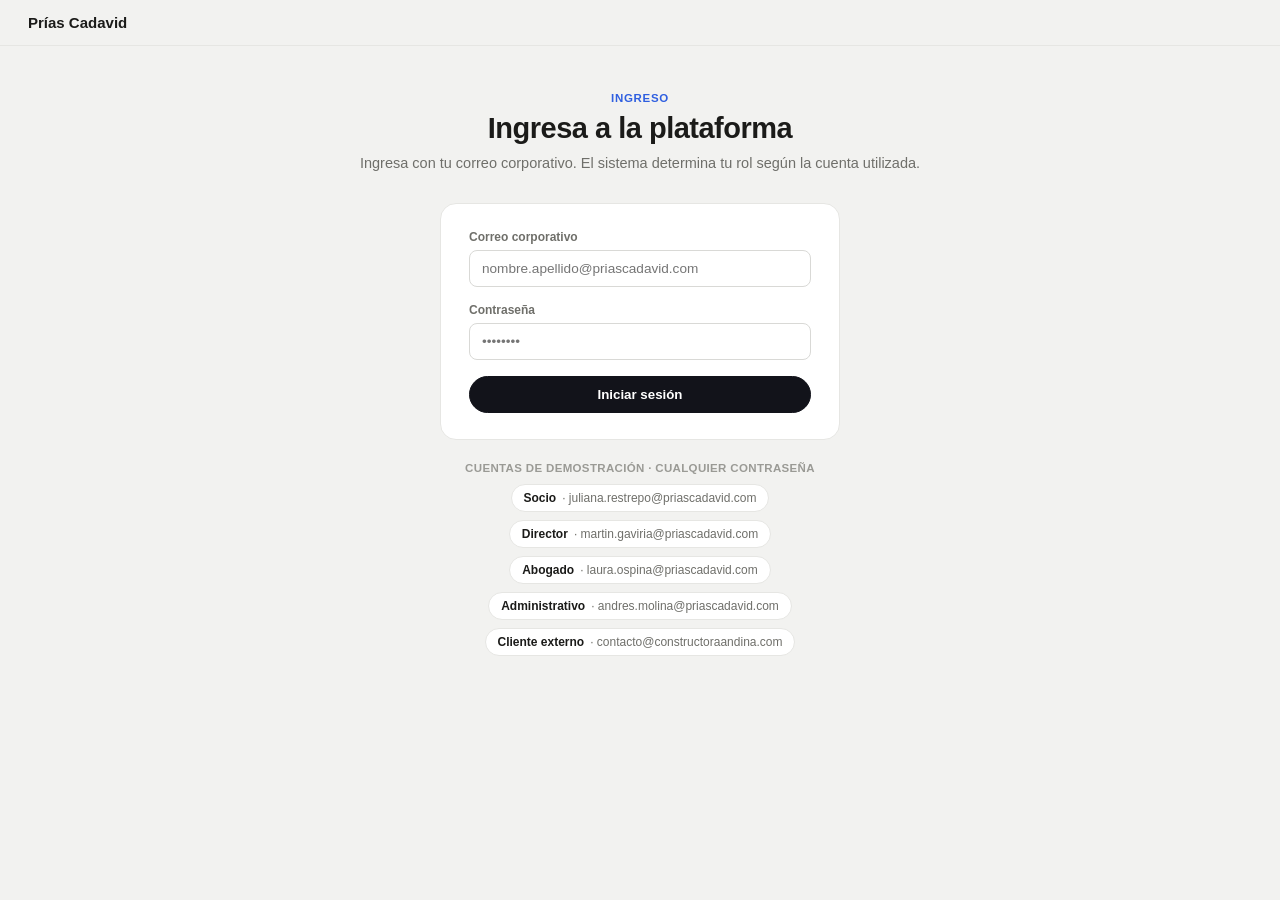
<file: index.html>
<!DOCTYPE html>
<html lang="es">
<head>
<meta charset="UTF-8">
<meta name="viewport" content="width=device-width, initial-scale=1.0">
<title>PRÍAS CADAVID · LegalTech</title>
<link rel="stylesheet" href="css/index.css">
</head>
<body>
<header class="topbar">
  <div class="brand">Prías Cadavid</div>
</header>

<main class="content">

  <!-- Login -->
  <section id="stepLogin" class="step active">
    <div class="hero">
      <p class="eyebrow">Ingreso</p>
      <h1>Ingresa a la plataforma</h1>
      <p class="sub">Ingresa con tu correo corporativo. El sistema determina tu rol según la cuenta utilizada.</p>
    </div>
    <form class="login-card card" id="loginForm" novalidate>
      <div class="form-field">
        <label for="loginEmail">Correo corporativo</label>
        <input type="email" id="loginEmail" placeholder="nombre.apellido@priascadavid.com" autocomplete="username">
      </div>
      <div class="form-field">
        <label for="loginPassword">Contraseña</label>
        <input type="password" id="loginPassword" placeholder="••••••••" autocomplete="current-password">
      </div>
      <p class="login-error" id="loginError" hidden></p>
      <button type="submit" class="btn primary login-submit">Iniciar sesión</button>
    </form>
    <div class="demo-accounts">
      <p class="demo-title">Cuentas de demostración · cualquier contraseña</p>
      <div class="demo-grid" id="demoGrid"></div>
    </div>
  </section>

  <!-- Autorización -->
  <section id="stepAuth" class="step">
    <div class="hero">
      <p class="eyebrow">Autorización</p>
      <h1 id="authTitle">Verificando permisos</h1>
      <p class="sub">El sistema determina rol, permisos, cliente, equipo, sensibilidad y casos disponibles.</p>
    </div>
    <div class="card auth-card"><div class="proc" id="authProc"></div></div>
  </section>

</main>

<script src="js/index.js"></script>
</body>
</html>
</file>
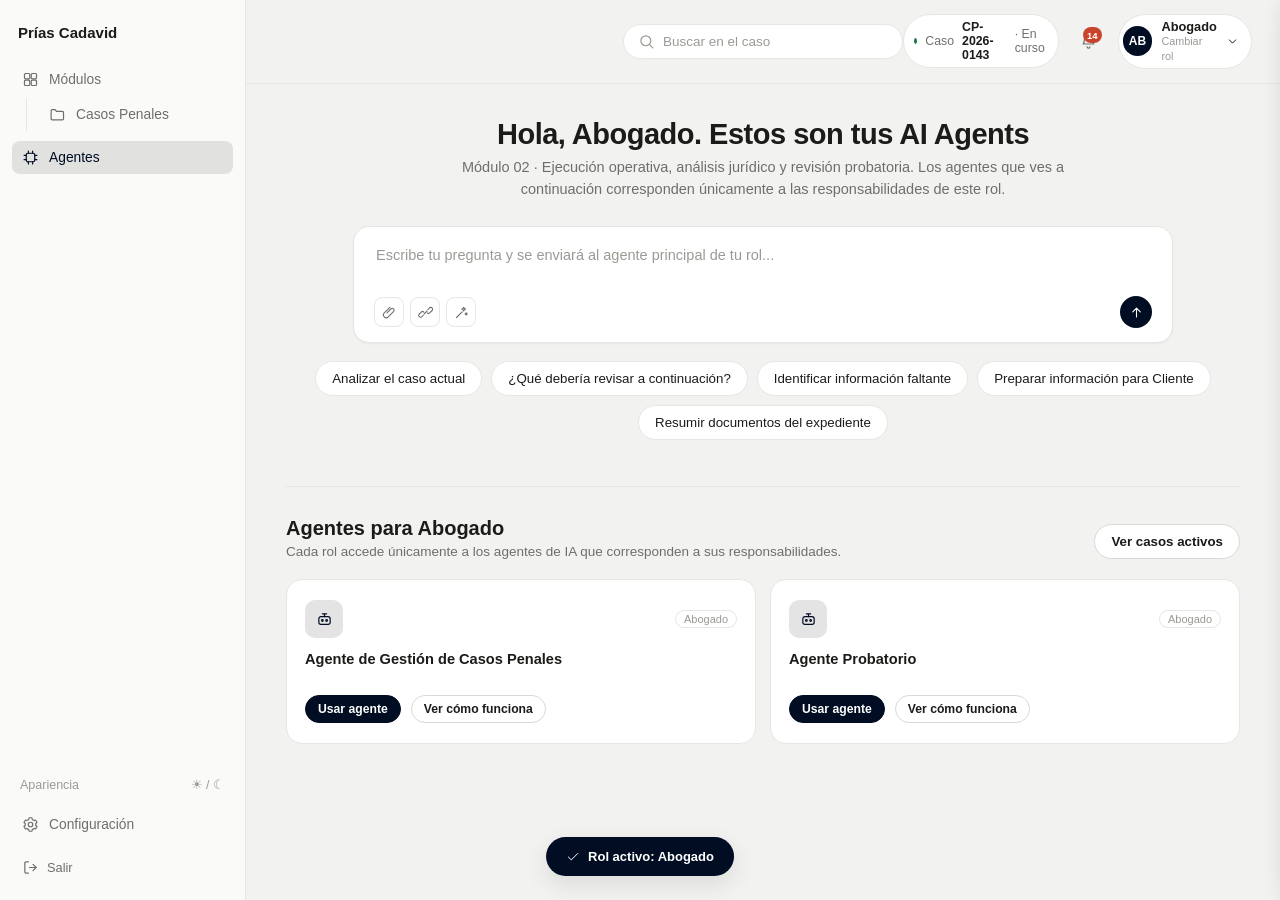
<file: modulo-02/index.html>
<!DOCTYPE html>
<html lang="es">
<head>
<meta charset="UTF-8">
<meta name="viewport" content="width=device-width, initial-scale=1.0">
<title>PRÍAS CADAVID · Módulo 02 · Gestión de Casos Penales con Módulo Probatorio</title>
<link rel="stylesheet" href="css/modulo02.css">
<link rel="stylesheet" href="css/casos-penales.css">
</head>
<body>
<div class="app">

  <!-- ================= SIDEBAR ================= -->
  <aside class="sidebar">
    <div class="sb-brand">Prías Cadavid</div>
    <ul class="sb-nav">
      <li class="nav-item" data-view="modulos" id="icon-slot-modulos"></li>
    </ul>
    <ul class="sb-nav sb-subnav" id="sbSubnav">
      <li class="nav-item" data-view="casos" id="icon-slot-casos"></li>
    </ul>
    <ul class="sb-nav">
      <li class="nav-item active" data-view="agentes" id="icon-slot-agentes"></li>
      <li class="nav-item" data-view="ejecutiva" id="icon-slot-ejecutiva"></li>
    </ul>
    <div class="sb-footer">
      <div class="sb-appearance"><span>Apariencia</span><span>☀ / ☾</span></div>
      <ul class="sb-nav">
        <li class="nav-item" data-view="config" id="icon-slot-config"></li>
      </ul>
      <button class="sb-back" id="btnSalir"></button>
    </div>
  </aside>

  <div class="main-col">
    <!-- ================= TOPBAR ================= -->
    <header class="topbar">
      <div class="tb-left"></div>
      <div class="tb-center">
        <button class="tb-search" id="icon-slot-tbsearch"></button>
      </div>
      <div class="tb-right">
        <div class="case-chip" id="topCaseChip"></div>
        <button class="tb-icon-btn cp-bell" id="icon-slot-tbbell"></button>
        <button class="role-switch" id="roleSwitchBtn">
          <div class="avatar" id="roleAvatar"></div>
          <div class="rs-label"><b id="roleLabelName"></b><span>Cambiar rol</span></div>
          <span id="icon-slot-rschev"></span>
        </button>
      </div>
    </header>

    <!-- role dropdown -->
    <div class="role-menu" id="roleMenu">
      <div class="rm-title">Seleccionar rol</div>
      <div id="roleMenuList"></div>
    </div>

    <main class="content">

      <!-- ================= MIGA DE PAN ================= -->
      <nav class="breadcrumb hidden" id="breadcrumbBar"></nav>

      <!-- ================= MÓDULOS VIEW ================= -->
      <section id="view-modulos" class="view">
        <div class="section-head">
          <div><h2>Módulos</h2><p>Selecciona un módulo para entrar. Por ahora solo el Módulo 02 · Gestión de Casos Penales está disponible.</p></div>
        </div>
        <div class="modulos-grid" id="modulosGrid"></div>
      </section>

      <!-- ================= AGENTES VIEW ================= -->
      <!-- El mismo cuadro superior (promptbox) es el Chat AI principal: cuando se activa un
           agente, este cuadro se convierte en su chat (historial + sugerencias + entrada),
           en vez de abrir un chat nuevo, un modal o un panel aparte. -->
      <section id="view-agentes" class="view active">
        <div style="text-align:center;">
          <button class="btn sm subtle" id="heroBackBtn" style="display:none;margin-bottom:10px;">← Volver a agentes</button>
        </div>
        <div style="display:flex;align-items:center;justify-content:center;gap:10px;">
          <div class="agent-avatar" id="heroAgentAvatar" style="display:none;"></div>
          <h1 class="hero-title" id="agHeroTitle" style="margin:0 0 6px;">Agentes de IA disponibles</h1>
        </div>
        <p class="hero-sub" id="agHeroSub">Módulo 02 · Sistema de Gestión de Casos Penales con Módulo Probatorio.</p>
        <div class="chat-context" id="chatContextLine" style="display:none;max-width:820px;margin:0 auto 14px;"></div>

        <div class="promptbox" id="promptCard">
          <div class="chat-thread" id="chatThread" style="display:none;"></div>
          <div class="chat-input-wrap" id="chatInputWrap">
            <textarea id="promptInput" placeholder="Escribe tu pregunta y se enviará al agente principal de tu rol..."></textarea>
            <div class="promptbox-row">
              <div class="promptbox-tools">
                <div class="icon-sq" id="icon-slot-paperclip"></div>
                <div class="icon-sq" id="icon-slot-link"></div>
                <div class="icon-sq" id="icon-slot-wand"></div>
              </div>
              <button class="send-btn" id="promptSendBtn"></button>
            </div>
          </div>
        </div>

        <div class="role-pills" id="suggestionPillsHolder"></div>

        <!-- Se oculta por completo mientras hay un agente activo en el Chat AI: solo queda el chat -->
        <div id="agentsListSection">
          <div class="section-divider"></div>

          <div class="section-head">
            <div>
              <h2 id="agSectionTitle">Agentes para tu rol</h2>
              <p>Cada rol accede únicamente a los agentes de IA que corresponden a sus responsabilidades.</p>
            </div>
            <div class="section-actions">
              <button class="btn" data-view-btn="casos">Ver casos activos</button>
            </div>
          </div>

          <div class="agent-grid" id="agentGrid"></div>
        </div>
      </section>

      <!-- ================= CASOS VIEW ================= -->
      <section id="view-casos" class="view">

        <!-- VISTA 01 · Dashboard de casos (lista / kanban) -->
        <div id="casosListWrap">
          <div class="section-head">
            <div>
              <h2>Casos Penales</h2>
              <p>Selecciona un caso para abrir su información, flujo entre roles y matriz probatoria.</p>
            </div>
            <div class="section-actions">
              <button class="btn primary" id="cpBtnNuevo">+ Nuevo caso</button>
              <button class="btn" id="cpBtnExport">Exportar</button>
              <div class="seg" id="cpViewMode">
                <button data-mode="lista" class="on">Lista</button>
                <button data-mode="kanban">Kanban</button>
              </div>
            </div>
          </div>

          <div class="kpi-grid" id="cpKpis"></div>

          <div class="cp-toolbar">
            <div class="cp-search" id="cpSearchBox">
              <span id="icon-slot-cpsearch"></span>
              <input id="cpSearch" placeholder="Buscar por código, cliente, título, etapa o responsable...">
            </div>
            <button class="btn" id="cpBtnFiltros">Filtros <span class="cp-count" id="cpFiltrosCount"></span></button>
            <button class="btn subtle" id="cpBtnLimpiar">Limpiar</button>
          </div>
          <div class="cp-filters" id="cpFilters" style="display:none;"></div>

          <div class="matriz-wrap table-scroll" id="cpListMode">
            <table class="matriz" id="casosTable" style="min-width:1240px;">
              <thead>
                <tr>
                  <th>Caso</th><th>Nombre / Tipo</th><th>Etapa</th><th>Estado</th><th>Responsable</th><th>Riesgo</th>
                  <th>Fecha apertura</th><th>Última actividad</th><th>Progreso</th><th>Evidencias</th><th>Próximo vencimiento</th>
                </tr>
              </thead>
              <tbody id="casosBody"></tbody>
            </table>
          </div>
          <div class="kanban" id="cpKanban" style="display:none;"></div>
        </div>

        <!-- Vista restringida para Cliente externo -->
        <div id="clientePortalWrap" style="display:none;"></div>

        <!-- VISTA 03 · Detalle del caso -->
        <div id="casoDetailWrap" style="display:none;">
          <div class="section-head">
            <div>
              <p class="cp-eyebrow">Caso penal</p>
              <h2 id="cdTitle">Caso</h2>
              <p id="cdSub"></p>
            </div>
            <div class="section-actions">
              <button class="btn" id="btnBackCasos">← Todos los casos</button>
              <button class="btn" id="cpBtnEditar">Editar caso</button>
              <button class="btn primary" id="btnAddEvidencia">+ Agregar evidencia</button>
            </div>
          </div>

          <div id="cpCaseMeta"></div>
          <div class="tabs" id="cpTabs"></div>

          <!-- RESUMEN (incluye el flujo del caso entre roles existente) -->
          <div class="tab-panel" data-panel="resumen">
            <div id="cpResumen"></div>
            <div class="section-divider"></div>
            <div class="section-head">
              <div><h2>Flujo del caso entre roles</h2><p>Recorrido del caso: Director → Abogado → Cliente → Administrativo → Socio.</p></div>
            </div>
            <div class="stepper" id="stepperHolder"></div>
            <p style="text-align:center;color:var(--text-faint);font-size:12px;margin:0 0 32px;" id="cdFlowNote"></p>
            <div class="flow-list" id="flowList"></div>
          </div>

          <div class="tab-panel" data-panel="expediente" id="cpExpediente"></div>
          <div class="tab-panel" data-panel="documentos" id="cpDocumentos"></div>

          <!-- EVIDENCIAS (matriz probatoria existente) -->
          <div class="tab-panel" data-panel="evidencias">
            <div id="cpEvidHead"></div>
            <div class="section-head">
              <div><h2>Matriz Probatoria</h2><p>Evidencia y documentos asociados a los hechos investigados de este caso. Haz clic en una fila para ver su ficha y trazabilidad.</p></div>
            </div>
            <div class="matriz-wrap table-scroll">
              <div class="matriz-toolbar">
                <span class="mt-info" id="matrizCount">0 elementos registrados</span>
                <span class="mt-info">Hechos: H1 Ejecución del contrato · H2 Manejo de recursos · H3 Conocimiento directivo · H4 Estructura societaria</span>
              </div>
              <table class="matriz" style="min-width:1100px;">
                <thead>
                  <tr>
                    <th>Evidencia / Documento</th><th>Tipo de prueba</th><th>Hecho que pretende demostrar</th>
                    <th>Hecho</th><th>Fuente / Origen</th><th>Estado</th><th>Relevancia</th><th>Responsable</th><th>Observaciones</th>
                  </tr>
                </thead>
                <tbody id="matrizBody"></tbody>
              </table>
            </div>
          </div>

          <div class="tab-panel" data-panel="actuaciones" id="cpActuaciones"></div>
          <div class="tab-panel" data-panel="tareas" id="cpTareas"></div>
          <div class="tab-panel" data-panel="ia" id="cpIA"></div>
          <div class="tab-panel" data-panel="reportes" id="cpReportes"></div>
          <div class="tab-panel" data-panel="auditoria" id="cpAuditoria"></div>
        </div>
      </section>

      <!-- ================= NUEVO / EDITAR CASO ================= -->
      <section id="view-casoform" class="view">
        <div class="section-head">
          <div>
            <h2 id="cfTitle">Nuevo caso</h2>
            <p id="cfSub">VISTA 02 · El expediente se crea al guardar</p>
          </div>
          <div class="section-actions" id="cfFoot"></div>
        </div>
        <div id="cfBody"></div>
      </section>

      <!-- ================= ALERTAS VIEW ================= -->
      <section id="view-alertas" class="view">
        <div class="section-head">
          <div><h2>Alertas y vencimientos</h2><p>Vencimientos, documentos pendientes, tareas críticas y problemas probatorios de los casos que tu rol puede consultar.</p></div>
        </div>
        <div class="kpi-grid" id="alKpis"></div>
        <div class="tabs" id="alTabs"></div>
        <div id="alList"></div>
      </section>

      <!-- ================= VISTA EJECUTIVA ================= -->
      <section id="view-ejecutiva" class="view">
        <div class="section-head">
          <div><h2>Vista ejecutiva</h2><p>Avance, riesgos, casos críticos, decisiones pendientes e indicadores del Módulo 02.</p></div>
          <div class="section-actions"><button class="btn" id="exBtnExport">Exportar resumen</button></div>
        </div>
        <div id="exBody"></div>
      </section>

      <!-- ================= FAQ VIEW ================= -->
      <section id="view-faq" class="view">
        <div class="section-head">
          <div><h2>Preguntas frecuentes</h2><p>Selecciona una pregunta para ver una respuesta demo.</p></div>
        </div>
        <div class="flow-list" id="faqList"></div>
      </section>

      <!-- ================= CONFIG VIEW ================= -->
      <section id="view-config" class="view">
        <div class="section-head">
          <div><h2>Configuración</h2><p>Preferencias de la plataforma y del Chat AI (demo).</p></div>
        </div>
        <div class="role-grid" style="grid-template-columns:repeat(2,1fr);" id="configGrid"></div>
      </section>

      <!-- ================= AYUDA VIEW ================= -->
      <section id="view-ayuda" class="view">
        <div class="section-head">
          <div><h2>Ayuda</h2><p>Guías rápidas para trabajar con el Módulo 02.</p></div>
        </div>
        <div class="agent-grid" id="ayudaGrid"></div>
      </section>

    </main>
  </div>
</div>

<!-- ================= AGENT DOC DRAWER ================= -->
<div class="overlay" id="drawerOverlay"></div>
<aside class="drawer" id="agentDrawer">
  <div class="drawer-head">
    <div style="display:flex;gap:12px;align-items:flex-start;">
      <div class="role-icon" id="drawerIcon"></div>
      <div>
        <div style="font-size:16.5px;font-weight:700;" id="drawerName"></div>
        <div style="font-size:12.3px;color:var(--accent);font-weight:600;" id="drawerSpec"></div>
      </div>
    </div>
    <button class="drawer-close" id="drawerCloseBtn">✕</button>
  </div>
  <div class="drawer-body">
    <h4>Qué es</h4><p id="docQueEs"></p>
    <h4>Objetivo</h4><p id="docObjetivo"></p>
    <h4>Responsabilidades</h4><ul id="docResponsabilidades"></ul>
    <h4>Qué tareas realiza</h4><ul id="docTareas"></ul>
    <h4>Con qué rol(es) trabaja</h4><div class="perm-row" id="docRoles"></div>
    <h4>Qué información puede analizar</h4><ul id="docInfoAnaliza"></ul>
    <h4>Qué información puede generar</h4><ul id="docInfoGenera"></ul>
    <h4>Qué herramientas o datos utiliza</h4><div class="perm-row" id="docHerramientas"></div>
    <h4>Qué puede sugerir</h4><ul id="docSugerir"></ul>
    <h4>Qué requiere aprobación del usuario</h4><p id="docAprobacion"></p>
    <h4>Cómo participa en el flujo del caso</h4><ul id="docFlujo"></ul>
    <h4>Cuándo debe utilizarse</h4><ul id="docCuando"></ul>
    <h4>Ejemplos de uso</h4><ul id="docEjemplos"></ul>
    <h4>Relación con la Matriz Probatoria</h4><p id="docMatrizRel"></p>
    <button class="btn primary" style="width:100%;justify-content:center;margin-top:20px;" id="drawerOpenChat">Usar agente</button>
  </div>
</aside>

<!-- ================= PANEL LATERAL CASOS PENALES (ficha de evidencia, documento, reporte) ================= -->
<div class="overlay" id="cpOverlay"></div>
<aside class="drawer" id="cpDrawer">
  <div class="drawer-head">
    <div>
      <div style="font-size:11.5px;color:var(--text-faint);font-weight:700;text-transform:uppercase;letter-spacing:.04em;" id="cpDrawerKicker"></div>
      <div style="font-size:16.5px;font-weight:700;" id="cpDrawerTitle"></div>
    </div>
    <button class="drawer-close" id="cpDrawerClose">✕</button>
  </div>
  <div class="drawer-body" id="cpDrawerBody"></div>
</aside>

<!-- ================= MODAL GENÉRICO CASOS PENALES (crear caso, documentos, tareas, actuaciones...) ================= -->
<div class="modal-overlay" id="cpModal">
  <div class="modal" id="cpModalBox">
    <div class="modal-head">
      <div class="modal-head-l"><div><h3 id="cpModalTitle"></h3><span id="cpModalSub"></span></div></div>
      <button class="drawer-close" id="cpModalClose">✕</button>
    </div>
    <div class="modal-body">
      <div id="cpModalBody"></div>
      <div class="modal-foot" id="cpModalFoot"></div>
    </div>
  </div>
</div>

<!-- ================= MATRIZ ENTRY MODAL ================= -->
<div class="modal-overlay" id="matrizModal">
  <div class="modal" style="max-width:640px;">
    <div class="modal-head">
      <div class="modal-head-l"><h3>Agregar evidencia a la matriz probatoria</h3></div>
      <button class="drawer-close" id="matrizCloseBtn">✕</button>
    </div>
    <div class="modal-body">
      <div class="form-grid">
        <div class="form-field full"><label>Evidencia / Documento</label><input id="fEvidencia" placeholder="Ej. Acta de visita técnica"></div>
        <div class="form-field">
          <label>Tipo de prueba</label>
          <select id="fTipo">
            <option>Documental</option><option>Documental financiera</option><option>Testimonial</option>
            <option>Pericial</option><option>Documental digital</option>
          </select>
        </div>
        <div class="form-field">
          <label>Hecho relacionado</label>
          <select id="fHecho">
            <option value="H1">H1 · Ejecución del contrato</option>
            <option value="H2">H2 · Manejo de recursos</option>
            <option value="H3">H3 · Conocimiento directivo</option>
            <option value="H4">H4 · Estructura societaria</option>
          </select>
        </div>
        <div class="form-field full"><label>Hecho que pretende demostrar</label><textarea id="fPretende" placeholder="Describe qué busca acreditar esta evidencia"></textarea></div>
        <div class="form-field"><label>Fuente / Origen</label><input id="fFuente" placeholder="Ej. Cliente"></div>
        <div class="form-field"><label>Fecha de la evidencia</label><input type="date" id="fFecha"></div>
        <div class="form-field">
          <label>Estado</label>
          <select id="fEstado"><option value="verificada">Verificada</option><option value="revision">En revisión</option><option value="pendiente">Pendiente de recaudo</option></select>
        </div>
        <div class="form-field">
          <label>Relevancia</label>
          <select id="fRelev"><option value="alta">Alta</option><option value="media">Media</option><option value="baja">Baja</option></select>
        </div>
        <div class="form-field">
          <label>Responsable</label>
          <select id="fResponsable"></select>
        </div>
        <div class="form-field">
          <label>Sensibilidad</label>
          <select id="fSensibilidad"><option>Interna</option><option>Confidencial</option><option>Reservada</option></select>
        </div>
        <div class="form-field full">
          <label>Documento / archivo asociado</label>
          <select id="fDocumento"></select>
        </div>
        <div class="form-field full"><label>Observaciones</label><textarea id="fObs" placeholder="Notas adicionales"></textarea></div>
      </div>
      <div class="modal-foot" style="display:flex;gap:10px;justify-content:flex-end;margin-top:18px;">
        <button class="btn" id="matrizCancelBtn">Cancelar</button>
        <button class="btn primary" id="matrizSaveBtn">Guardar y vincular al caso</button>
      </div>
    </div>
  </div>
</div>

<div class="toast" id="toast"></div>

<script src="js/modulo02.js"></script>
<script src="js/casos-data.js"></script>
<script src="js/casos-penales.js"></script>
<script src="js/main.js"></script>
</body>
</html>
</file>
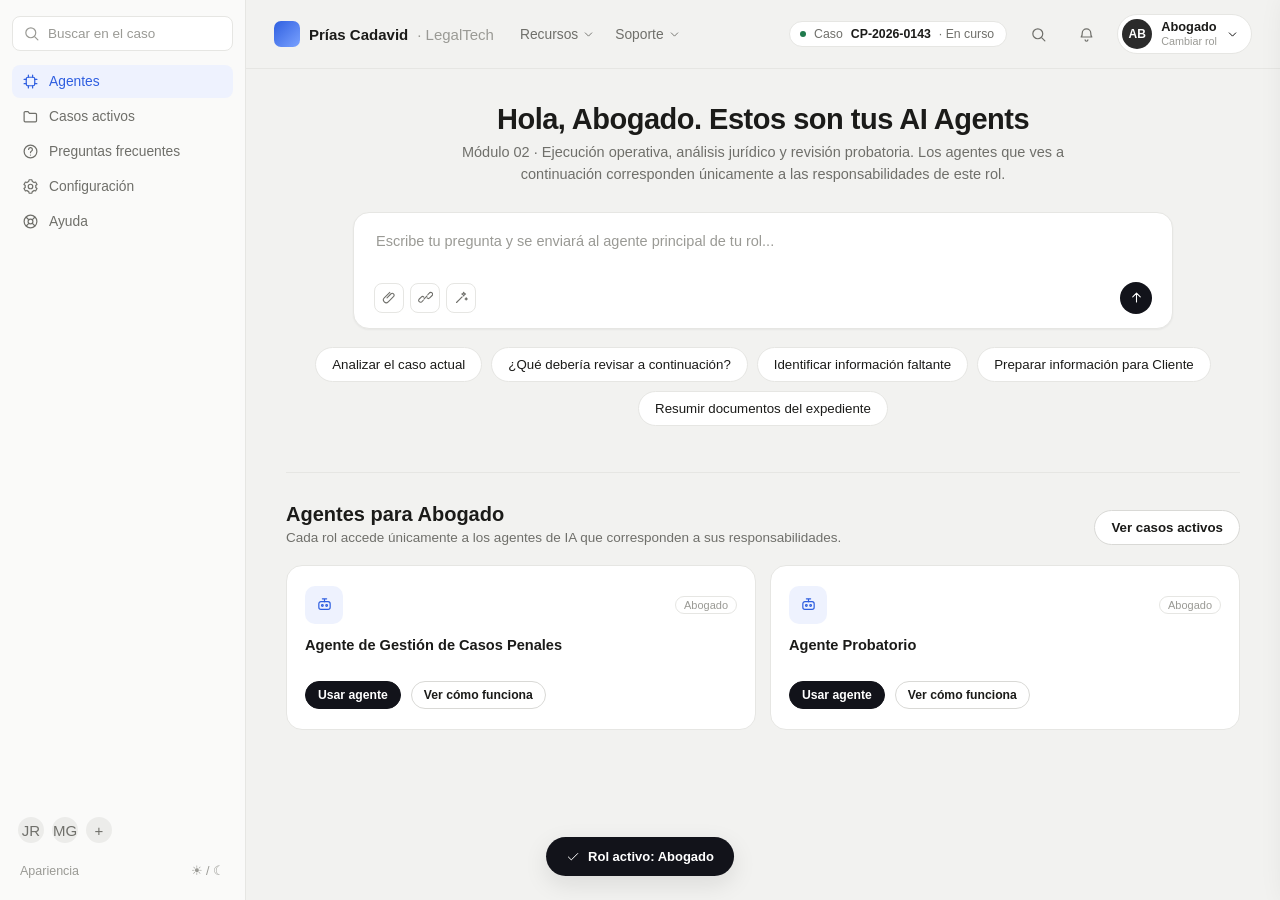
<file: PRIAS_CADAVID_Modulo02.html>
<!DOCTYPE html>
<html lang="es">
<head>
<meta charset="UTF-8">
<meta name="viewport" content="width=device-width, initial-scale=1.0">
<title>PRÍAS CADAVID · Módulo 02 · Gestión de Casos Penales con Módulo Probatorio</title>
<style>
:root{
  --bg:#f2f2f0;
  --sidebar-bg:#fafaf9;
  --card-bg:#ffffff;
  --border:#e6e6e3;
  --border-strong:#d9d9d6;
  --text:#1b1b19;
  --text-muted:#6f6f6a;
  --text-faint:#9a9a95;
  --accent:#2f5fe0;
  --accent-soft:#eef2fe;
  --navy:#12131a;
  --danger:#c8442d;
  --danger-soft:#fbeae7;
  --warn:#a8720f;
  --warn-soft:#fbf1de;
  --ok:#1f7a4d;
  --ok-soft:#e8f6ee;
  --radius-lg:16px;
  --radius-md:12px;
  --radius-sm:8px;
  --shadow-sm:0 1px 2px rgba(20,20,18,.05);
  --shadow-md:0 8px 24px rgba(20,20,18,.10);
  font-size:15px;
}
*{box-sizing:border-box;}
html,body{margin:0;padding:0;}
body{
  background:var(--bg);
  color:var(--text);
  font-family:-apple-system,BlinkMacSystemFont,"Segoe UI",Roboto,Helvetica,Arial,sans-serif;
  -webkit-font-smoothing:antialiased;
  min-width:1180px;
}
button{font-family:inherit;cursor:pointer;}
a{color:inherit;text-decoration:none;}
svg{display:block;}
.icon{width:17px;height:17px;stroke:currentColor;stroke-width:1.7;fill:none;stroke-linecap:round;stroke-linejoin:round;flex-shrink:0;}

/* ---------- layout ---------- */
.app{display:flex;min-height:100vh;}
.sidebar{
  width:246px;flex-shrink:0;background:var(--sidebar-bg);
  border-right:1px solid var(--border);
  display:flex;flex-direction:column;
  padding:16px 12px;
  position:sticky;top:0;height:100vh;
}
.main-col{flex:1;display:flex;flex-direction:column;min-width:0;}

/* ---------- sidebar ---------- */
.sb-search{
  display:flex;align-items:center;gap:8px;
  background:#fff;border:1px solid var(--border);border-radius:var(--radius-sm);
  padding:8px 10px;color:var(--text-faint);font-size:13.5px;margin-bottom:14px;
}
.sb-nav{list-style:none;margin:0;padding:0;display:flex;flex-direction:column;gap:2px;}
.sb-nav li{display:flex;align-items:center;gap:10px;padding:8px 10px;border-radius:var(--radius-sm);
  color:var(--text-muted);font-size:13.8px;font-weight:500;}
.sb-nav li:hover{background:#f0f0ee;cursor:pointer;color:var(--text);}
.sb-nav li.active{background:var(--accent-soft);color:var(--accent);}
.sb-divider{height:1px;background:var(--border);margin:12px 4px;}
.sb-footer{margin-top:auto;display:flex;flex-direction:column;gap:10px;}
.sb-channels{display:flex;align-items:center;gap:8px;padding:4px 6px;}
.sb-chip{width:26px;height:26px;border-radius:50%;background:#ececea;display:flex;align-items:center;justify-content:center;color:var(--text-muted);}
.sb-appearance{display:flex;align-items:center;justify-content:space-between;padding:6px 8px;font-size:12.5px;color:var(--text-faint);}

/* ---------- topbar ---------- */
.topbar{
  display:flex;align-items:center;justify-content:space-between;
  padding:14px 28px;border-bottom:1px solid var(--border);background:var(--bg);
  position:relative;z-index:30;
}
.tb-left{display:flex;align-items:center;gap:26px;}
.brand{display:flex;align-items:center;gap:9px;font-weight:700;font-size:15px;}
.brand-mark{width:26px;height:26px;border-radius:7px;background:linear-gradient(135deg,#2f5fe0,#7aa2ff);flex-shrink:0;}
.tb-menu{display:flex;align-items:center;gap:20px;}
.tb-menu-item{display:flex;align-items:center;gap:4px;font-size:13.8px;color:var(--text-muted);font-weight:500;}
.tb-right{display:flex;align-items:center;gap:14px;}
.tb-icon-btn{width:34px;height:34px;border-radius:50%;border:1px solid transparent;display:flex;align-items:center;justify-content:center;color:var(--text-muted);background:none;}
.tb-icon-btn:hover{background:#eeeeec;}
.avatar{width:30px;height:30px;border-radius:50%;background:#2b2b2b;display:flex;align-items:center;justify-content:center;color:#fff;font-size:12px;font-weight:600;}
.case-chip{display:flex;align-items:center;gap:8px;background:#fff;border:1px solid var(--border);border-radius:999px;padding:5px 12px 5px 10px;font-size:12.3px;color:var(--text-muted);}
.case-chip .dot{width:6px;height:6px;border-radius:50%;background:var(--ok);}
.case-chip b{color:var(--text);font-weight:600;}
.role-switch{display:flex;align-items:center;gap:9px;border:1px solid var(--border);background:#fff;border-radius:999px;padding:4px 12px 4px 4px;}
.role-switch:hover{border-color:var(--border-strong);}
.role-switch .rs-label{font-size:12.3px;line-height:1.2;text-align:left;}
.role-switch .rs-label b{display:block;font-size:12.8px;color:var(--text);}
.role-switch .rs-label span{color:var(--text-faint);font-size:10.8px;}

/* role dropdown menu */
.role-menu{position:absolute;top:60px;right:28px;width:250px;background:#fff;border:1px solid var(--border);border-radius:var(--radius-md);box-shadow:var(--shadow-md);padding:8px;display:none;z-index:70;}
.role-menu.open{display:block;}
.role-menu .rm-title{font-size:11px;text-transform:uppercase;letter-spacing:.04em;color:var(--text-faint);font-weight:700;padding:8px 10px 4px;}
.role-menu button{width:100%;display:flex;align-items:center;gap:10px;padding:9px 10px;border-radius:var(--radius-sm);border:none;background:none;text-align:left;font-size:13.4px;color:var(--text);}
.role-menu button:hover{background:#f2f2f0;}
.role-menu button.active{background:var(--accent-soft);color:var(--accent);font-weight:600;}
.role-menu .rm-av{width:28px;height:28px;border-radius:50%;background:var(--navy);color:#fff;font-size:11px;font-weight:700;display:flex;align-items:center;justify-content:center;flex-shrink:0;}
.role-menu button.active .rm-av{background:var(--accent);}
.role-menu .rm-desc{font-size:11px;color:var(--text-faint);font-weight:400;}
.role-menu .rm-check{margin-left:auto;color:var(--accent);}

/* ---------- content ---------- */
.content{padding:34px 40px 60px;max-width:1180px;margin:0 auto;width:100%;}
.view{display:none;}
.view.active{display:block;}

.hero-title{font-size:29px;font-weight:600;letter-spacing:-0.5px;margin:0 0 6px;text-align:center;}
.hero-sub{text-align:center;color:var(--text-muted);font-size:14.5px;max-width:640px;margin:0 auto 26px;line-height:1.5;}

/* prompt box */
.promptbox{
  background:#fff;border:1px solid var(--border);border-radius:var(--radius-lg);
  box-shadow:var(--shadow-sm);padding:18px 20px 14px;max-width:820px;margin:0 auto;
}
.promptbox textarea{
  width:100%;border:none;outline:none;resize:none;font-family:inherit;font-size:14.5px;
  color:var(--text);height:44px;background:transparent;
}
.promptbox textarea::placeholder{color:var(--text-faint);}
.promptbox-row{display:flex;align-items:center;justify-content:space-between;margin-top:4px;}
.promptbox-tools{display:flex;align-items:center;gap:6px;}
.tool-pill{display:flex;align-items:center;gap:5px;border:1px solid var(--border);border-radius:999px;padding:5px 10px;font-size:12.5px;color:var(--text-muted);}
.icon-sq{width:30px;height:30px;border-radius:8px;border:1px solid var(--border);display:flex;align-items:center;justify-content:center;color:var(--text-muted);}
.send-btn{width:32px;height:32px;border-radius:50%;background:var(--navy);border:none;display:flex;align-items:center;justify-content:center;color:#fff;flex-shrink:0;}
.send-btn:disabled{opacity:.4;cursor:not-allowed;}

.role-pills{display:flex;flex-wrap:wrap;gap:9px;justify-content:center;max-width:900px;margin:18px auto 0;}
.role-pill{
  background:#fff;border:1px solid var(--border);border-radius:999px;padding:9px 16px;
  font-size:13.3px;color:var(--text);font-weight:500;
}
.role-pill:hover{border-color:var(--accent);color:var(--accent);}

/* section header w/ actions */
.section-divider{height:1px;background:var(--border);margin:46px 0 30px;}
.section-head{display:flex;align-items:flex-end;justify-content:space-between;margin-bottom:20px;}
.section-head h2{font-size:20px;margin:0 0 4px;font-weight:600;}
.section-head p{margin:0;color:var(--text-muted);font-size:13.5px;}
.section-actions{display:flex;gap:10px;}
.btn{font-size:13.3px;font-weight:600;border-radius:999px;padding:9px 16px;border:1px solid var(--border-strong);background:#fff;color:var(--text);display:inline-flex;align-items:center;gap:6px;}
.btn:hover{border-color:var(--text-faint);}
.btn.primary{background:var(--navy);border-color:var(--navy);color:#fff;}
.btn.primary:hover{opacity:.92;}
.btn.accent{background:var(--accent);border-color:var(--accent);color:#fff;}
.btn.subtle{background:transparent;border-color:transparent;color:var(--text-muted);}
.btn:disabled{opacity:.45;cursor:not-allowed;}
.btn.sm{padding:6px 12px;font-size:12.2px;}

/* role grid (reused for agent grid) */
.role-grid{display:grid;grid-template-columns:repeat(5,1fr);gap:16px;}
.agent-grid{display:grid;grid-template-columns:repeat(auto-fit,minmax(210px,1fr));gap:14px;align-items:start;}
.role-card{
  background:var(--card-bg);border:1px solid var(--border);border-radius:var(--radius-lg);
  padding:20px 18px;display:flex;flex-direction:column;gap:10px;text-align:left;
}
.role-card:hover{border-color:var(--accent);box-shadow:var(--shadow-md);}
.role-card .r-top{display:flex;align-items:center;justify-content:space-between;}
.role-icon{width:38px;height:38px;border-radius:10px;background:var(--accent-soft);color:var(--accent);display:flex;align-items:center;justify-content:center;}
.role-count{font-size:11px;color:var(--text-faint);border:1px solid var(--border);border-radius:999px;padding:2px 8px;}
.role-card h3{font-size:14.6px;margin:2px 0 0;font-weight:600;line-height:1.3;}
.role-card p{font-size:12.6px;color:var(--text-muted);margin:0;line-height:1.45;}
.role-card .r-tag{font-size:11.3px;color:var(--accent);font-weight:600;margin-top:-4px;}

/* stepper */
.stepper{display:flex;align-items:center;gap:0;margin-bottom:10px;}
.step{display:flex;flex-direction:column;align-items:center;gap:8px;flex:1;position:relative;}
.step .sc{width:34px;height:34px;border-radius:50%;background:#fff;border:2px solid var(--border-strong);display:flex;align-items:center;justify-content:center;font-size:12.5px;font-weight:700;color:var(--text-faint);z-index:1;}
.step.done .sc{background:var(--ok);border-color:var(--ok);color:#fff;}
.step.current .sc{background:var(--accent);border-color:var(--accent);color:#fff;box-shadow:0 0 0 4px var(--accent-soft);}
.step .sl{font-size:11.8px;color:var(--text-muted);text-align:center;max-width:120px;font-weight:600;}
.step:not(:last-child)::after{content:"";position:absolute;top:17px;left:calc(50% + 22px);width:calc(100% - 44px);height:2px;background:var(--border-strong);}
.step.done:not(:last-child)::after{background:var(--ok);}

/* case flow */
.flow-list{display:flex;flex-direction:column;gap:16px;}
.flow-item{background:#fff;border:1px solid var(--border);border-radius:var(--radius-lg);padding:20px 22px;}
.flow-item.current{border-color:var(--accent);box-shadow:0 0 0 3px var(--accent-soft);}
.fi-head{display:flex;align-items:center;justify-content:space-between;margin-bottom:14px;}
.fi-role{display:flex;align-items:center;gap:12px;}
.fi-num{width:28px;height:28px;border-radius:50%;background:var(--navy);color:#fff;font-size:12.5px;font-weight:700;display:flex;align-items:center;justify-content:center;}
.fi-role h4{margin:0;font-size:15.5px;}
.fi-role span{font-size:12px;color:var(--text-muted);}
.badge{font-size:11px;font-weight:700;border-radius:999px;padding:3px 10px;text-transform:uppercase;letter-spacing:.03em;}
.badge.ok{background:var(--ok-soft);color:var(--ok);}
.badge.now{background:var(--accent-soft);color:var(--accent);}
.badge.pending{background:#f0f0ee;color:var(--text-faint);}
.fi-grid{display:grid;grid-template-columns:repeat(3,1fr);gap:14px 24px;}
.fi-block h5{margin:0 0 4px;font-size:11.5px;text-transform:uppercase;letter-spacing:.04em;color:var(--text-faint);font-weight:700;}
.fi-block p{margin:0;font-size:13px;color:var(--text);line-height:1.5;}
.fi-block ul{margin:0;padding-left:16px;font-size:13px;color:var(--text);line-height:1.5;}
.fi-actions{display:flex;gap:10px;margin-top:16px;flex-wrap:wrap;}

/* drawer */
.overlay{position:fixed;inset:0;background:rgba(20,20,18,.35);opacity:0;pointer-events:none;transition:opacity .18s;z-index:40;}
.overlay.show{opacity:1;pointer-events:auto;}
.drawer{
  position:fixed;top:0;right:-520px;width:500px;height:100vh;background:#fff;
  border-left:1px solid var(--border);box-shadow:-8px 0 30px rgba(0,0,0,.12);
  transition:right .22s ease;z-index:50;overflow-y:auto;
}
.drawer.open{right:0;}
.drawer-head{padding:22px 24px 16px;border-bottom:1px solid var(--border);display:flex;align-items:flex-start;justify-content:space-between;position:sticky;top:0;background:#fff;z-index:2;}
.drawer-head .role-icon{width:44px;height:44px;border-radius:12px;}
.drawer-close{width:32px;height:32px;border-radius:50%;border:1px solid var(--border);background:#fff;display:flex;align-items:center;justify-content:center;color:var(--text-muted);}
.drawer-close:hover{background:#f2f2f0;}
.drawer-body{padding:20px 24px 40px;}
.drawer-body h4{font-size:11.5px;text-transform:uppercase;letter-spacing:.04em;color:var(--text-faint);font-weight:700;margin:22px 0 8px;}
.drawer-body h4:first-child{margin-top:0;}
.drawer-body p{font-size:13.4px;line-height:1.6;color:var(--text);margin:0;}
.drawer-body ul{margin:0;padding-left:17px;font-size:13.4px;line-height:1.65;color:var(--text);}
.perm-row{display:flex;gap:8px;flex-wrap:wrap;margin-top:6px;}
.perm-tag{font-size:11.6px;background:#f5f5f3;border:1px solid var(--border);border-radius:999px;padding:4px 10px;color:var(--text-muted);}

.agent-avatar{width:34px;height:34px;border-radius:9px;background:var(--navy);color:#fff;display:flex;align-items:center;justify-content:center;flex-shrink:0;}

/* modal */
.modal-overlay{position:fixed;inset:0;background:rgba(20,20,18,.45);display:none;align-items:center;justify-content:center;z-index:60;padding:30px;}
.modal-overlay.show{display:flex;}
.modal{background:#fff;border-radius:var(--radius-lg);width:100%;max-width:660px;max-height:88vh;overflow-y:auto;box-shadow:var(--shadow-md);display:flex;flex-direction:column;}
.modal-head{display:flex;align-items:center;justify-content:space-between;padding:18px 22px;border-bottom:1px solid var(--border);position:sticky;top:0;background:#fff;z-index:2;}
.modal-head-l{display:flex;align-items:center;gap:10px;}
.modal-head h3{margin:0;font-size:15.5px;}
.modal-head span{font-size:11.8px;color:var(--text-muted);}
.modal-body{padding:20px 22px 22px;display:flex;flex-direction:column;flex:1;}

.chat-context{background:#f7f7f5;border:1px solid var(--border);border-radius:var(--radius-sm);padding:11px 14px;font-size:12.4px;color:var(--text-muted);margin-bottom:14px;line-height:1.5;}
.chat-context b{color:var(--text);}

/* chat thread */
.chat-thread{display:flex;flex-direction:column;gap:10px;padding:2px 2px 4px;margin-bottom:12px;}
.chat-input-wrap{transition:none;}
.chat-input-wrap.docked{
  position:sticky;bottom:18px;z-index:5;background:#fff;border:1px solid var(--border);
  border-radius:var(--radius-lg);box-shadow:var(--shadow-md);padding:14px 18px 10px;margin-top:18px;
}
.chat-followups{border-top:1px solid var(--border);margin-top:6px;padding-top:14px;}
.chat-followups .fu-label{font-size:11px;text-transform:uppercase;letter-spacing:.04em;color:var(--text-faint);font-weight:700;margin:0 0 4px;}
.followup-item{display:block;width:100%;text-align:left;background:none;border:none;border-top:1px solid var(--border);padding:12px 2px;font-size:13.3px;line-height:1.5;color:var(--text);cursor:pointer;font-family:inherit;}
.followup-item:first-of-type{border-top:none;}
.followup-item:hover{color:var(--accent);}
.msg{max-width:84%;padding:10px 14px;border-radius:14px;font-size:13.2px;line-height:1.55;}
.msg.user{align-self:flex-end;background:var(--navy);color:#fff;border-bottom-right-radius:4px;}
.msg.agent{align-self:flex-start;background:#f5f5f3;border:1px solid var(--border);color:var(--text);border-bottom-left-radius:4px;}
.msg.agent b{display:block;font-size:10.8px;color:var(--accent);margin-bottom:4px;text-transform:uppercase;letter-spacing:.03em;}
.msg ul{margin:6px 0 0;padding-left:16px;}
.msg .conf-tag{display:inline-block;margin-top:8px;font-size:10.6px;font-weight:700;background:#fff;border:1px solid var(--border);border-radius:999px;padding:2px 8px;color:var(--text-muted);}
.typing-msg{display:flex;align-items:center;gap:6px;}
.typing-dots{display:inline-flex;gap:3px;}
.typing-dots span{width:5px;height:5px;border-radius:50%;background:var(--text-faint);animation:blink 1.1s infinite;}
.typing-dots span:nth-child(2){animation-delay:.2s;}
.typing-dots span:nth-child(3){animation-delay:.4s;}
@keyframes blink{0%,80%,100%{opacity:.25;}40%{opacity:1;}}

.chat-suggestions{display:flex;flex-wrap:wrap;gap:7px;margin-bottom:12px;}
.chat-suggestions .role-pill{padding:7px 13px;font-size:12.3px;}
.chat-input-row{display:flex;gap:8px;align-items:center;border-top:1px solid var(--border);padding-top:12px;margin-top:auto;}
.chat-input-row input{flex:1;border:1px solid var(--border-strong);border-radius:999px;padding:10px 16px;font-size:13px;font-family:inherit;outline:none;}
.chat-input-row input:focus{border-color:var(--accent);}

.human-note{display:flex;gap:8px;align-items:flex-start;font-size:12px;color:var(--text-muted);margin:2px 0 12px;background:#f7f7f5;border:1px dashed var(--border-strong);border-radius:var(--radius-sm);padding:10px 12px;}

/* matriz */
.matriz-wrap{background:#fff;border:1px solid var(--border);border-radius:var(--radius-lg);overflow:hidden;}
table.matriz{width:100%;border-collapse:collapse;font-size:12.6px;}
table.matriz th{text-align:left;background:#f7f7f5;color:var(--text-faint);font-size:10.8px;text-transform:uppercase;letter-spacing:.03em;padding:10px 12px;border-bottom:1px solid var(--border);white-space:nowrap;}
table.matriz td{padding:11px 12px;border-bottom:1px solid var(--border);vertical-align:top;color:var(--text);}
table.matriz tr:last-child td{border-bottom:none;}
table.matriz tr.clickable{cursor:pointer;}
table.matriz tr.clickable:hover{background:#fbfbfa;}
.pill-state{font-size:10.8px;font-weight:700;border-radius:999px;padding:3px 9px;white-space:nowrap;}
.pill-state.verificada{background:var(--ok-soft);color:var(--ok);}
.pill-state.revision{background:var(--accent-soft);color:var(--accent);}
.pill-state.pendiente{background:var(--warn-soft);color:var(--warn);}
.pill-relev{font-size:10.8px;font-weight:700;border-radius:999px;padding:3px 9px;background:#f0f0ee;color:var(--text-muted);white-space:nowrap;}
.pill-relev.alta{background:var(--danger-soft);color:var(--danger);}
.hecho-tag{font-size:10.5px;background:#f0f0ee;border-radius:6px;padding:2px 6px;color:var(--text-muted);white-space:nowrap;}
.matriz-toolbar{display:flex;align-items:center;justify-content:space-between;padding:14px 16px;border-bottom:1px solid var(--border);background:#fbfbfa;}
.matriz-toolbar .mt-info{font-size:12.6px;color:var(--text-muted);}
.case-progress{display:flex;align-items:center;gap:8px;}
.case-progress .bar{width:70px;height:6px;border-radius:999px;background:#ececea;overflow:hidden;}
.case-progress .bar i{display:block;height:100%;background:var(--accent);}

.form-grid{display:grid;grid-template-columns:1fr 1fr;gap:12px 14px;}
.form-grid .full{grid-column:1/-1;}
.form-field label{display:block;font-size:11.5px;font-weight:700;color:var(--text-faint);text-transform:uppercase;letter-spacing:.03em;margin-bottom:5px;}
.form-field input,.form-field select,.form-field textarea{
  width:100%;border:1px solid var(--border-strong);border-radius:var(--radius-sm);padding:8px 10px;font-size:13px;font-family:inherit;color:var(--text);background:#fff;
}
.form-field textarea{resize:vertical;min-height:56px;}

/* faq accordion */
.faq-item{cursor:pointer;}
.faq-q{display:flex;align-items:center;justify-content:space-between;gap:12px;}
.faq-q h4{margin:0;font-size:14.2px;font-weight:600;}
.faq-cat{font-size:10.5px;color:var(--accent);font-weight:700;text-transform:uppercase;letter-spacing:.03em;margin:0 0 6px;}
.faq-chev{color:var(--text-faint);transition:transform .15s;flex-shrink:0;}
.faq-item.open .faq-chev{transform:rotate(180deg);}
.faq-a{display:none;margin-top:12px;font-size:13.2px;color:var(--text-muted);line-height:1.6;border-top:1px solid var(--border);padding-top:12px;}
.faq-item.open .faq-a{display:block;}

/* settings */
.setting-row{display:flex;align-items:center;justify-content:space-between;padding:11px 0;border-bottom:1px solid var(--border);gap:16px;}
.setting-row:last-child{border-bottom:none;}
.setting-row .sr-label b{display:block;font-size:13.3px;font-weight:600;}
.setting-row .sr-label span{font-size:11.8px;color:var(--text-muted);}
.switch{width:38px;height:22px;border-radius:999px;background:#e2e2df;position:relative;flex-shrink:0;border:none;padding:0;}
.switch .knob{position:absolute;top:2px;left:2px;width:18px;height:18px;border-radius:50%;background:#fff;transition:left .15s;box-shadow:var(--shadow-sm);}
.switch.on{background:var(--accent);}
.switch.on .knob{left:18px;}

.toast{position:fixed;bottom:24px;left:50%;transform:translateX(-50%) translateY(20px);background:var(--navy);color:#fff;padding:12px 20px;border-radius:999px;font-size:13px;font-weight:600;box-shadow:var(--shadow-md);opacity:0;pointer-events:none;transition:all .25s;z-index:80;display:flex;align-items:center;gap:8px;}
.toast.show{opacity:1;transform:translateX(-50%) translateY(0);}
</style>
</head>
<body>
<div class="app">

  <!-- ================= SIDEBAR ================= -->
  <aside class="sidebar">
    <div class="sb-search" id="icon-slot-search"></div>
    <ul class="sb-nav">
      <li class="nav-item active" data-view="agentes" id="icon-slot-agentes"></li>
      <li class="nav-item" data-view="casos" id="icon-slot-casos"></li>
      <li class="nav-item" data-view="faq" id="icon-slot-faq"></li>
      <li class="nav-item" data-view="config" id="icon-slot-config"></li>
      <li class="nav-item" data-view="ayuda" id="icon-slot-ayuda"></li>
    </ul>
    <div class="sb-footer">
      <div class="sb-channels">
        <div class="sb-chip">JR</div>
        <div class="sb-chip">MG</div>
        <div class="sb-chip">+</div>
      </div>
      <div class="sb-appearance"><span>Apariencia</span><span>☀ / ☾</span></div>
    </div>
  </aside>

  <div class="main-col">
    <!-- ================= TOPBAR ================= -->
    <header class="topbar">
      <div class="tb-left">
        <div class="brand"><span class="brand-mark"></span>Prías Cadavid <span style="color:var(--text-faint);font-weight:500;">· LegalTech</span></div>
        <nav class="tb-menu">
          <div class="tb-menu-item">Recursos <span id="icon-slot-chev1"></span></div>
          <div class="tb-menu-item">Soporte <span id="icon-slot-chev2"></span></div>
        </nav>
      </div>
      <div class="tb-right">
        <div class="case-chip" id="topCaseChip"></div>
        <button class="tb-icon-btn" id="icon-slot-tbsearch"></button>
        <button class="tb-icon-btn" id="icon-slot-tbbell"></button>
        <button class="role-switch" id="roleSwitchBtn">
          <div class="avatar" id="roleAvatar"></div>
          <div class="rs-label"><b id="roleLabelName"></b><span>Cambiar rol</span></div>
          <span id="icon-slot-rschev"></span>
        </button>
      </div>
    </header>

    <!-- role dropdown -->
    <div class="role-menu" id="roleMenu">
      <div class="rm-title">Seleccionar rol</div>
      <div id="roleMenuList"></div>
    </div>

    <main class="content">

      <!-- ================= AGENTES VIEW ================= -->
      <!-- El mismo cuadro superior (promptbox) es el Chat AI principal: cuando se activa un
           agente, este cuadro se convierte en su chat (historial + sugerencias + entrada),
           en vez de abrir un chat nuevo, un modal o un panel aparte. -->
      <section id="view-agentes" class="view active">
        <div style="text-align:center;">
          <button class="btn sm subtle" id="heroBackBtn" style="display:none;margin-bottom:10px;">← Volver a agentes</button>
        </div>
        <div style="display:flex;align-items:center;justify-content:center;gap:10px;">
          <div class="agent-avatar" id="heroAgentAvatar" style="display:none;"></div>
          <h1 class="hero-title" id="agHeroTitle" style="margin:0 0 6px;">Agentes de IA disponibles</h1>
        </div>
        <p class="hero-sub" id="agHeroSub">Módulo 02 · Sistema de Gestión de Casos Penales con Módulo Probatorio.</p>
        <div class="chat-context" id="chatContextLine" style="display:none;max-width:820px;margin:0 auto 14px;"></div>

        <div class="promptbox" id="promptCard">
          <div class="chat-thread" id="chatThread" style="display:none;"></div>
          <div class="chat-input-wrap" id="chatInputWrap">
            <textarea id="promptInput" placeholder="Escribe tu pregunta y se enviará al agente principal de tu rol..."></textarea>
            <div class="promptbox-row">
              <div class="promptbox-tools">
                <div class="icon-sq" id="icon-slot-paperclip"></div>
                <div class="icon-sq" id="icon-slot-link"></div>
                <div class="icon-sq" id="icon-slot-wand"></div>
              </div>
              <button class="send-btn" id="promptSendBtn">${'' /* replaced by JS icon */}</button>
            </div>
          </div>
        </div>

        <div class="role-pills" id="suggestionPillsHolder"></div>

        <!-- Se oculta por completo mientras hay un agente activo en el Chat AI: solo queda el chat -->
        <div id="agentsListSection">
          <div class="section-divider"></div>

          <div class="section-head">
            <div>
              <h2 id="agSectionTitle">Agentes para tu rol</h2>
              <p>Cada rol accede únicamente a los agentes de IA que corresponden a sus responsabilidades.</p>
            </div>
            <div class="section-actions">
              <button class="btn" data-view-btn="casos">Ver casos activos</button>
            </div>
          </div>

          <div class="agent-grid" id="agentGrid"></div>
        </div>
      </section>

      <!-- ================= CASOS VIEW ================= -->
      <section id="view-casos" class="view">
        <div id="casosListWrap">
          <div class="section-head">
            <div>
              <h2>Casos activos</h2>
              <p>Selecciona un caso para abrir su información, flujo entre roles y matriz probatoria.</p>
            </div>
          </div>
          <div class="matriz-wrap">
            <table class="matriz" id="casosTable">
              <thead>
                <tr>
                  <th>Caso</th><th>Nombre / Tipo</th><th>Estado</th><th>Responsable</th>
                  <th>Fecha apertura</th><th>Última actividad</th><th>Progreso</th><th>Evidencias</th>
                </tr>
              </thead>
              <tbody id="casosBody"></tbody>
            </table>
          </div>
        </div>

        <div id="casoDetailWrap" style="display:none;">
          <div class="section-head">
            <div>
              <h2 id="cdTitle">Caso</h2>
              <p id="cdSub"></p>
            </div>
            <div class="section-actions">
              <button class="btn" id="btnBackCasos">← Todos los casos</button>
              <button class="btn primary" id="btnAddEvidencia">+ Agregar evidencia</button>
            </div>
          </div>

          <div class="stepper" id="stepperHolder"></div>
          <p style="text-align:center;color:var(--text-faint);font-size:12px;margin:0 0 32px;" id="cdFlowNote"></p>

          <div class="flow-list" id="flowList"></div>

          <div class="section-divider"></div>
          <div class="section-head">
            <div><h2>Matriz Probatoria</h2><p>Evidencia y documentos asociados a los hechos investigados de este caso.</p></div>
          </div>
          <div class="matriz-wrap">
            <div class="matriz-toolbar">
              <span class="mt-info" id="matrizCount">0 elementos registrados</span>
              <span class="mt-info">Hechos: H1 Ejecución del contrato · H2 Manejo de recursos · H3 Conocimiento directivo · H4 Estructura societaria</span>
            </div>
            <table class="matriz">
              <thead>
                <tr>
                  <th>Evidencia / Documento</th><th>Tipo de prueba</th><th>Hecho que pretende demostrar</th>
                  <th>Hecho</th><th>Fuente / Origen</th><th>Estado</th><th>Relevancia</th><th>Responsable</th><th>Observaciones</th>
                </tr>
              </thead>
              <tbody id="matrizBody"></tbody>
            </table>
          </div>
        </div>
      </section>

      <!-- ================= FAQ VIEW ================= -->
      <section id="view-faq" class="view">
        <div class="section-head">
          <div><h2>Preguntas frecuentes</h2><p>Selecciona una pregunta para ver una respuesta demo.</p></div>
        </div>
        <div class="flow-list" id="faqList"></div>
      </section>

      <!-- ================= CONFIG VIEW ================= -->
      <section id="view-config" class="view">
        <div class="section-head">
          <div><h2>Configuración</h2><p>Preferencias de la plataforma y del Chat AI (demo).</p></div>
        </div>
        <div class="role-grid" style="grid-template-columns:repeat(2,1fr);" id="configGrid"></div>
      </section>

      <!-- ================= AYUDA VIEW ================= -->
      <section id="view-ayuda" class="view">
        <div class="section-head">
          <div><h2>Ayuda</h2><p>Guías rápidas para trabajar con el Módulo 02.</p></div>
        </div>
        <div class="agent-grid" id="ayudaGrid"></div>
      </section>

    </main>
  </div>
</div>

<!-- ================= AGENT DOC DRAWER ================= -->
<div class="overlay" id="drawerOverlay"></div>
<aside class="drawer" id="agentDrawer">
  <div class="drawer-head">
    <div style="display:flex;gap:12px;align-items:flex-start;">
      <div class="role-icon" id="drawerIcon"></div>
      <div>
        <div style="font-size:16.5px;font-weight:700;" id="drawerName"></div>
        <div style="font-size:12.3px;color:var(--accent);font-weight:600;" id="drawerSpec"></div>
      </div>
    </div>
    <button class="drawer-close" id="drawerCloseBtn">✕</button>
  </div>
  <div class="drawer-body">
    <h4>Qué es</h4><p id="docQueEs"></p>
    <h4>Objetivo</h4><p id="docObjetivo"></p>
    <h4>Responsabilidades</h4><ul id="docResponsabilidades"></ul>
    <h4>Qué tareas realiza</h4><ul id="docTareas"></ul>
    <h4>Con qué rol(es) trabaja</h4><div class="perm-row" id="docRoles"></div>
    <h4>Qué información puede analizar</h4><ul id="docInfoAnaliza"></ul>
    <h4>Qué información puede generar</h4><ul id="docInfoGenera"></ul>
    <h4>Qué herramientas o datos utiliza</h4><div class="perm-row" id="docHerramientas"></div>
    <h4>Qué puede sugerir</h4><ul id="docSugerir"></ul>
    <h4>Qué requiere aprobación del usuario</h4><p id="docAprobacion"></p>
    <h4>Cómo participa en el flujo del caso</h4><ul id="docFlujo"></ul>
    <h4>Cuándo debe utilizarse</h4><ul id="docCuando"></ul>
    <h4>Ejemplos de uso</h4><ul id="docEjemplos"></ul>
    <h4>Relación con la Matriz Probatoria</h4><p id="docMatrizRel"></p>
    <button class="btn primary" style="width:100%;justify-content:center;margin-top:20px;" id="drawerOpenChat">Usar agente</button>
  </div>
</aside>

<!-- ================= MATRIZ ENTRY MODAL ================= -->
<div class="modal-overlay" id="matrizModal">
  <div class="modal" style="max-width:640px;">
    <div class="modal-head">
      <div class="modal-head-l"><h3>Agregar evidencia a la matriz probatoria</h3></div>
      <button class="drawer-close" id="matrizCloseBtn">✕</button>
    </div>
    <div class="modal-body">
      <div class="form-grid">
        <div class="form-field full"><label>Evidencia / Documento</label><input id="fEvidencia" placeholder="Ej. Acta de visita técnica"></div>
        <div class="form-field">
          <label>Tipo de prueba</label>
          <select id="fTipo">
            <option>Documental</option><option>Documental financiera</option><option>Testimonial</option>
            <option>Pericial</option><option>Documental digital</option>
          </select>
        </div>
        <div class="form-field">
          <label>Hecho relacionado</label>
          <select id="fHecho">
            <option value="H1">H1 · Ejecución del contrato</option>
            <option value="H2">H2 · Manejo de recursos</option>
            <option value="H3">H3 · Conocimiento directivo</option>
            <option value="H4">H4 · Estructura societaria</option>
          </select>
        </div>
        <div class="form-field full"><label>Hecho que pretende demostrar</label><textarea id="fPretende" placeholder="Describe qué busca acreditar esta evidencia"></textarea></div>
        <div class="form-field"><label>Fuente / Origen</label><input id="fFuente" placeholder="Ej. Cliente"></div>
        <div class="form-field">
          <label>Estado</label>
          <select id="fEstado"><option value="verificada">Verificada</option><option value="revision">En revisión</option><option value="pendiente">Pendiente de recaudo</option></select>
        </div>
        <div class="form-field">
          <label>Relevancia</label>
          <select id="fRelev"><option value="alta">Alta</option><option value="media">Media</option><option value="baja">Baja</option></select>
        </div>
        <div class="form-field">
          <label>Responsable</label>
          <select id="fResponsable"></select>
        </div>
        <div class="form-field full"><label>Observaciones</label><textarea id="fObs" placeholder="Notas adicionales"></textarea></div>
      </div>
      <div class="modal-foot" style="display:flex;gap:10px;justify-content:flex-end;margin-top:18px;">
        <button class="btn" id="matrizCancelBtn">Cancelar</button>
        <button class="btn primary" id="matrizSaveBtn">Guardar y vincular al caso</button>
      </div>
    </div>
  </div>
</div>

<div class="toast" id="toast"></div>

<script>
/* ============================================================
   ICONS
   ============================================================ */
const ICONS = {
  search:'<svg class="icon" viewBox="0 0 24 24"><circle cx="11" cy="11" r="7"/><path d="M21 21l-4.3-4.3"/></svg>',
  chip:'<svg class="icon" viewBox="0 0 24 24"><rect x="6" y="6" width="12" height="12" rx="2.5"/><path d="M9 3v3M15 3v3M9 18v3M15 18v3M3 9h3M3 15h3M18 9h3M18 15h3"/></svg>',
  folder:'<svg class="icon" viewBox="0 0 24 24"><path d="M3 6.5A1.5 1.5 0 0 1 4.5 5h4l2 2.5H19a1.5 1.5 0 0 1 1.5 1.5V18A1.5 1.5 0 0 1 19 19.5H4.5A1.5 1.5 0 0 1 3 18z"/></svg>',
  help:'<svg class="icon" viewBox="0 0 24 24"><circle cx="12" cy="12" r="9"/><path d="M9.3 9.2a2.7 2.7 0 1 1 3.9 2.4c-.9.5-1.2 1-1.2 2"/><path d="M12 17h.01"/></svg>',
  gear:'<svg class="icon" viewBox="0 0 24 24"><circle cx="12" cy="12" r="3.2"/><path d="M19.4 13.5a7.5 7.5 0 0 0 0-3l1.8-1.4-2-3.4-2.1.7a7.4 7.4 0 0 0-2.6-1.5L14 2.5h-4l-.5 2.4a7.4 7.4 0 0 0-2.6 1.5l-2.1-.7-2 3.4L4.6 10.5a7.5 7.5 0 0 0 0 3L2.8 14.9l2 3.4 2.1-.7a7.4 7.4 0 0 0 2.6 1.5l.5 2.4h4l.5-2.4a7.4 7.4 0 0 0 2.6-1.5l2.1.7 2-3.4z"/></svg>',
  lifebuoy:'<svg class="icon" viewBox="0 0 24 24"><circle cx="12" cy="12" r="9"/><circle cx="12" cy="12" r="3.4"/><path d="M6.3 6.3l3.3 3.3M18 6l-3.3 3.3M18 18l-3.3-3.3M6.3 18l3.3-3.3"/></svg>',
  chevDown:'<svg class="icon" viewBox="0 0 24 24" style="width:13px;height:13px;"><path d="M6 9l6 6 6-6"/></svg>',
  bell:'<svg class="icon" viewBox="0 0 24 24"><path d="M6 10a6 6 0 0 1 12 0c0 4 1.5 5.5 1.5 5.5H4.5S6 14 6 10z"/><path d="M10 19.5a2 2 0 0 0 4 0"/></svg>',
  paperclip:'<svg class="icon" viewBox="0 0 24 24" style="width:15px;height:15px;"><path d="M8 12.5l6.5-6.5a3 3 0 0 1 4.2 4.2L10 18.9a4.5 4.5 0 1 1-6.4-6.4L12.5 3.7"/></svg>',
  link:'<svg class="icon" viewBox="0 0 24 24" style="width:15px;height:15px;"><path d="M9.5 14.5l5-5"/><path d="M8.3 16.7 5.9 19a3 3 0 0 1-4.2-4.2l3.5-3.5a3 3 0 0 1 4.2 0"/><path d="M15.7 7.3 18 5a3 3 0 1 1 4.2 4.2l-3.5 3.5a3 3 0 0 1-4.2 0"/></svg>',
  wand:'<svg class="icon" viewBox="0 0 24 24" style="width:15px;height:15px;"><path d="M4 20l9-9"/><path d="M15.5 3.5l1 2 2 1-2 1-1 2-1-2-2-1 2-1z"/><path d="M19.5 12.5l.6 1.2 1.2.6-1.2.6-.6 1.2-.6-1.2-1.2-.6 1.2-.6z"/></svg>',
  up:'<svg class="icon" viewBox="0 0 24 24" style="width:15px;height:15px;stroke:#fff;"><path d="M12 19V6M6 11l6-6 6 6"/></svg>',
  briefcase:'<svg class="icon" viewBox="0 0 24 24"><rect x="3" y="7.5" width="18" height="12" rx="2"/><path d="M8 7.5V5.8A1.8 1.8 0 0 1 9.8 4h4.4A1.8 1.8 0 0 1 16 5.8V7.5"/><path d="M3 12.5h18"/></svg>',
  scale:'<svg class="icon" viewBox="0 0 24 24"><path d="M12 3v18M7 21h10"/><path d="M5 7h6M13 7h6"/><path d="M5 7l-3 6a3 3 0 0 0 6 0zM19 7l-3 6a3 3 0 0 0 6 0z"/></svg>',
  eval:'<svg class="icon" viewBox="0 0 24 24"><path d="M7 3h10v18H7z"/><path d="M10 8h4M10 12h4M10 16h2"/></svg>',
  users:'<svg class="icon" viewBox="0 0 24 24"><circle cx="9" cy="8" r="3.2"/><path d="M2.5 20c.6-3.4 3.2-5.5 6.5-5.5s5.9 2.1 6.5 5.5"/><circle cx="17.5" cy="8.5" r="2.6"/><path d="M15.5 14.6c2.6.3 4.6 2.2 5.1 5.4"/></svg>',
  shield:'<svg class="icon" viewBox="0 0 24 24"><path d="M12 3l7 3v6c0 4.5-3 7.5-7 9-4-1.5-7-4.5-7-9V6z"/><path d="M9 12l2 2 4-4"/></svg>',
  bot:'<svg class="icon" viewBox="0 0 24 24" style="stroke:#fff;"><rect x="4" y="8" width="16" height="11" rx="3"/><circle cx="9" cy="13.5" r="1.2" fill="#fff"/><circle cx="15" cy="13.5" r="1.2" fill="#fff"/><path d="M12 8V4M9 4h6"/></svg>',
  check:'<svg class="icon" viewBox="0 0 24 24"><path d="M20 6L9 17l-5-5"/></svg>',
  eye:'<svg class="icon" viewBox="0 0 24 24"><path d="M2 12s3.5-6.5 10-6.5S22 12 22 12s-3.5 6.5-10 6.5S2 12 2 12z"/><circle cx="12" cy="12" r="2.6"/></svg>',
};
function I(name){return ICONS[name]||'';}
function setSlot(id, html){ const el=document.getElementById(id); if(el) el.innerHTML=html; }

/* ============================================================
   DATA — extraído de Agentes_IA_por_Modulo_y_Rol.docx (Módulo 2)
   y Documentacion_Modulos_Praias_Cadavid_Fase_1.docx (Módulo 2)
   ============================================================ */
const MODULE_DOC = {
  objetivo:'Analizar la gestión del caso penal, el expediente, el módulo probatorio y las decisiones procesales para convertir la información del caso en acciones jurídicas verificables.',
  responsabilidades:[
    'Identificar información crítica, vacíos e inconsistencias propias del caso.',
    'Consultar fuentes internas y jurídicas aplicables, explicando por qué cada fuente soporta o limita la recomendación.',
    'Generar resultados estructurados para pantalla: resumen, hallazgos, riesgos, responsables, próximos pasos y trazabilidad.',
    'Mantener memoria operativa del módulo con auditoría de documentos usados, decisiones sugeridas y validaciones humanas pendientes.'
  ],
  herramientas:['Búsqueda semántica','OCR','Repositorio jurídico','Calendario procesal','Motor de tareas','Plantillas','Auditoría'],
  infoGenera:['Resumen ejecutivo y hallazgos','Alertas y ranking de prioridad','Documento / JSON de respuesta con fuentes citadas y nivel de confianza','Próximos pasos sugeridos'],
  aprobacion:'La IA no puede cerrar, aprobar ni emitir conceptos definitivos sin revisión humana. Todo resultado debe ser revisado y aprobado por el rol correspondiente antes de incorporarse formalmente al expediente.'
};

const AGENTS = {
  gestion:{
    nombre:'Agente de Gestión de Casos Penales', especialidad:'Coordinación integral del expediente penal económico',
    queEs:'Asistente de IA del Módulo 02 que apoya la coordinación del expediente y la construcción de la teoría del caso, bajo supervisión humana.',
    tareas:['Analizar hechos, documentos y pruebas del expediente','Coordinar etapas, tareas y responsables del caso','Detectar bloqueos probatorios y proponer reasignaciones','Proponer teoría del caso, actuaciones y argumentos'],
    infoTrabaja:['Documentos y metadatos del expediente','Estado del caso, responsables y fechas','Matriz probatoria y evidencias asociadas','Reglas y fuentes jurídicas aplicables'],
  },
  probatorio:{
    nombre:'Agente Probatorio', especialidad:'Análisis y organización de evidencia probatoria',
    queEs:'Asistente de IA del Módulo 02 especializado en clasificar, verificar y organizar la evidencia dentro de la matriz probatoria, bajo supervisión humana.',
    tareas:['Clasificar y extraer datos de documentos y evidencias','Elaborar y actualizar el checklist probatorio','Detectar inconsistencias entre documentos','Presentar información autorizada en lenguaje claro cuando el usuario es un Cliente'],
    infoTrabaja:['Documentos aportados y matriz probatoria','Evidencias, su estado y relevancia','Datos extraídos pendientes de validación'],
  },
  recomendacion:{
    nombre:'Agente de Recomendación Procesal', especialidad:'Análisis estratégico y recomendación de rutas procesales',
    queEs:'Asistente de IA del Módulo 02 orientado a la lectura ejecutiva del caso y a la recomendación de rutas procesales para decisiones de alto nivel, bajo supervisión humana.',
    tareas:['Resumir el estado del caso a nivel ejecutivo','Comparar rutas procesales alternativas','Advertir riesgos estratégicos antes de una decisión','Preparar la recomendación procesal para aprobación'],
    infoTrabaja:['Resumen consolidado del caso','Riesgos, decisiones pendientes y matriz probatoria','Recomendaciones previas del equipo jurídico'],
  },
};

const SUGGESTIONS_BY_AGENT = {
  gestion:[
    {id:'analizar_caso', label:'Analizar el caso actual'},
    {id:'estado_caso', label:'Revisar el estado del caso'},
    {id:'info_faltante', label:'Identificar información faltante'},
    {id:'preparar_siguiente', label:'Preparar información para el siguiente rol'},
    {id:'resumir_docs', label:'Resumir documentos del expediente'},
  ],
  probatorio:[
    {id:'revisar_evidencia', label:'Revisar la evidencia'},
    {id:'analizar_matriz', label:'Analizar la Matriz Probatoria'},
    {id:'info_faltante', label:'Identificar información faltante'},
    {id:'resumir_docs', label:'Resumir documentos'},
    {id:'estado_caso', label:'Revisar el estado del caso'},
  ],
  recomendacion:[
    {id:'analizar_caso', label:'Analizar el caso actual'},
    {id:'estado_caso', label:'Revisar el estado del caso'},
    {id:'analizar_matriz', label:'Analizar la Matriz Probatoria'},
    {id:'preparar_siguiente', label:'Preparar recomendación para aprobación'},
  ],
};

/* sugerencias dinámicas: dependen de agente + rol + caso + etapa del caso */
function getSuggestions(agentId, roleId, c){
  const base = SUGGESTIONS_BY_AGENT[agentId].map(s=>({...s}));
  const nxt = nextRoleId(roleId);
  return base.map(s=>{
    if(s.id==='preparar_siguiente'){
      if(!nxt || (c && c.progreso>=100)) return {...s, label:'Revisar el cierre del caso'};
      return {...s, label:`Preparar información para ${roleById(nxt).nombre}`};
    }
    if(s.id==='estado_caso' && c){
      return {...s, label: c.progreso>=100 ? 'Revisar el estado del caso (cerrado)' : '¿Qué debería revisar a continuación?'};
    }
    return s;
  });
}

/* 5 roles exclusivos (item 8 documento fuente) */
const ROLES = [
  {
    id:'director', order:1, icon:'scale', code:'DI',
    nombre:'Director', detalle:'Director jurídico / Coordinador de caso',
    resumen:'Coordina el expediente, asigna responsables y controla el avance técnico del caso.',
    participacion:'Coordinación jurídica y control técnico',
    permisos:['Crear','Editar','Asignar','Revisar','Aprobar'],
    recibe:'Recibe el requerimiento inicial del cliente remitido por la firma; es quien crea el caso en la plataforma.',
    revisa:'Revisa la documentación de vinculación, el objeto del proceso penal económico y la disponibilidad de responsables.',
    gestiona:'Gestiona la apertura del expediente, la asignación del Abogado y la definición de plazos.',
    decisiones:'Decide quién asume el caso, la prioridad y cuándo escalar al Socio.',
    resultado:'Genera el registro inicial del caso, con estado "en curso" y tareas asignadas.',
    entrega:'Entrega el caso al Abogado para la ejecución operativa y el análisis jurídico.',
    recibePosterior:'Recibe del Abogado el estado de avance, alertas y bloqueos probatorios para coordinar el caso.',
    cuandoIA:'Consulta al Agente de Gestión de Casos Penales para tener visibilidad del estado por etapa y detectar bloqueos antes de reasignar tareas.',
    agentes:[{id:'gestion', funcion:'Coordina expediente, etapas, tareas y evidencia; detecta bloqueos probatorios y recomienda qué debe revisarse o reasignarse.', comoAyuda:'Le da al Director visibilidad inmediata del estado del caso por etapa, sin revisar manualmente cada documento.'}]
  },
  {
    id:'abogado', order:2, icon:'briefcase', code:'AB',
    nombre:'Abogado', detalle:'Ejecución operativa, análisis jurídico y revisión probatoria',
    resumen:'Ejecuta el análisis jurídico del caso y construye la teoría de defensa.',
    participacion:'Ejecución operativa y análisis jurídico',
    permisos:['Crear/editar asignados','Cargar documentos'],
    recibe:'Recibe el caso asignado por el Director, con la documentación inicial de vinculación del cliente.',
    revisa:'Revisa el contrato, los hechos denunciados, los documentos aportados y la matriz probatoria disponible.',
    gestiona:'Gestiona la solicitud de documentos al Cliente y delega en el Administrativo la clasificación y cargue documental.',
    decisiones:'Decide la línea de defensa preliminar y qué evidencia se solicita o descarta.',
    resultado:'Genera el análisis del expediente con teoría preliminar del caso y actuaciones sugeridas.',
    entrega:'Entrega la solicitud formal de documentos al Cliente y las tareas de organización documental al Administrativo.',
    recibePosterior:'Recibe del Cliente los documentos aportados y del Administrativo la matriz probatoria actualizada.',
    cuandoIA:'Usa el Agente de Gestión de Casos Penales para construir la teoría del caso y el Agente Probatorio para validar el estado de la evidencia.',
    agentes:[
      {id:'gestion', funcion:'Analiza hechos, documentos y pruebas del expediente para proponer teoría del caso, actuaciones, argumentos y documentos necesarios.', comoAyuda:'Ayuda al Abogado a construir la teoría del caso y a decidir qué actuaciones y documentos se necesitan.'},
      {id:'probatorio', funcion:'Revisa el estado de la matriz probatoria consolidada por el Administrativo y señala inconsistencias antes de validar la evidencia.', comoAyuda:'Ayuda al Abogado a validar rápidamente si la evidencia recaudada respalda la teoría del caso.'}
    ]
  },
  {
    id:'cliente', order:3, icon:'users', code:'CL',
    nombre:'Cliente', detalle:'Cliente autorizado',
    resumen:'Consulta el avance del caso y aporta la documentación solicitada.',
    participacion:'Consulta de avances autorizados',
    permisos:['Lectura restringida','Descarga controlada'],
    recibe:'Recibe del Abogado la solicitud formal de documentos (extractos bancarios, correos internos, certificaciones societarias).',
    revisa:'Revisa únicamente los avances y solicitudes autorizadas visibles en el portal, sin acceso a la estrategia interna.',
    gestiona:'Gestiona la recopilación y el cargue de los documentos solicitados dentro del portal seguro.',
    decisiones:'Decide qué documentación adicional entregar y puede autorizar el contacto con terceros.',
    resultado:'Genera el cargue de documentos autorizados y confirma solicitudes atendidas.',
    entrega:'Entrega los documentos aportados al Abogado y al Administrativo para continuar el análisis.',
    recibePosterior:'Recibe actualizaciones de avance autorizadas y mensajes seguros a través del portal.',
    cuandoIA:'Usa el Agente Probatorio para conocer, en lenguaje claro, qué documentos ya se incorporaron y cuáles siguen pendientes.',
    agentes:[{id:'probatorio', funcion:'Presenta únicamente la información autorizada del expediente probatorio en lenguaje claro, ocultando la estrategia interna del caso.', comoAyuda:'Le permite al Cliente saber, sin tecnicismos, qué avanzó y qué falta por entregar.'}]
  },
  {
    id:'administrativo', order:4, icon:'eval', code:'AD',
    nombre:'Administrativo', detalle:'Soporte documental y operativo',
    resumen:'Organiza, clasifica y mantiene actualizada la matriz probatoria del caso.',
    participacion:'Soporte documental y operativo',
    permisos:['Carga documental','Consulta limitada'],
    recibe:'Recibe del Abogado los documentos aportados por el Cliente para su organización y clasificación.',
    revisa:'Revisa extractos, contratos y certificaciones para clasificarlos y verificar que estén completos.',
    gestiona:'Gestiona el cargue, la clasificación y el checklist documental dentro del expediente.',
    decisiones:'Decide qué documentos están completos y cuáles deben reportarse como pendientes o inconsistentes.',
    resultado:'Genera un checklist documental y una matriz probatoria organizada y actualizada.',
    entrega:'Entrega la matriz probatoria actualizada y el checklist al Abogado.',
    recibePosterior:'Recibe validaciones o correcciones del Abogado sobre la matriz entregada.',
    cuandoIA:'Usa el Agente Probatorio para acelerar la clasificación de documentos y la detección de inconsistencias.',
    agentes:[{id:'probatorio', funcion:'Indica qué documentos revisar, qué datos extraer, cómo clasificar pruebas y qué inconsistencias reportar.', comoAyuda:'Acelera la clasificación documental y reduce el riesgo de omitir evidencia relevante.'}]
  },
  {
    id:'socio', order:5, icon:'shield', code:'SO',
    nombre:'Socio', detalle:'Socio administrador / Socio director',
    resumen:'Supervisa el caso a nivel estratégico y aprueba las decisiones de mayor impacto.',
    participacion:'Supervisión y aprobación estratégica',
    permisos:['Lectura global','Reportes','Aprobaciones'],
    recibe:'Recibe el informe consolidado del caso remitido por el Director y el Abogado, con la matriz probatoria y la teoría del caso.',
    revisa:'Revisa el resumen ejecutivo, los riesgos estratégicos y las decisiones pendientes de nivel directivo.',
    gestiona:'Gestiona la aprobación estratégica del caso y la eventual comunicación de alto nivel con el cliente.',
    decisiones:'Aprueba la estrategia procesal definitiva o solicita una nueva revisión.',
    resultado:'Genera la aprobación formal registrada en el expediente, con trazabilidad completa.',
    entrega:'Entrega la autorización formal al Director para ejecutar la estrategia aprobada, cerrando el ciclo del flujo.',
    recibePosterior:'Recibe reportes de seguimiento sobre la ejecución de lo aprobado.',
    cuandoIA:'Consulta al Agente de Recomendación Procesal antes de aprobar, para validar que no existan riesgos estratégicos no advertidos.',
    agentes:[{id:'recomendacion', funcion:'Resume el estado penal del caso, expone decisiones de alto impacto, compara rutas procesales y advierte riesgos estratégicos antes de aprobar acciones.', comoAyuda:'Le permite al Socio aprobar con una lectura ejecutiva del caso, sin revisar todo el expediente.'}]
  },
];
const roleById = id => ROLES.find(r=>r.id===id);
const FLOW_ORDER = ['director','abogado','cliente','administrativo','socio'];
function nextRoleId(id){ const i=FLOW_ORDER.indexOf(id); return i>=0 && i<FLOW_ORDER.length-1 ? FLOW_ORDER[i+1] : null; }

const HECHOS = { H1:'Ejecución del contrato', H2:'Manejo de recursos', H3:'Conocimiento directivo', H4:'Estructura societaria' };

const CASES = [
  {
    id:'CP-2026-0143', nombre:'Constructora Andina S.A.S.', tipo:'Peculado y lavado de activos · Contrato de obra pública No. 045-2024',
    estado:'En curso', responsableRole:'abogado', fecha:'2026-09-22', ultimaActividad:'Hoy', progreso:62,
    matriz:[
      {ev:'Contrato de obra pública No. 045-2024', tipo:'Documental', pretende:'Acreditar la existencia y condiciones del contrato suscrito con el municipio de Sabaneta.', hecho:'H1', fuente:'Secretaría de Infraestructura - Alcaldía de Sabaneta', estado:'verificada', relev:'alta', resp:'administrativo', obs:'Copia auténtica aportada por el cliente.'},
      {ev:'Extractos bancarios cuenta empresarial (ene–jun 2025)', tipo:'Documental financiera', pretende:'Establecer la trazabilidad de los desembolsos girados por el contrato.', hecho:'H2', fuente:'Banco de Occidente', estado:'revision', relev:'alta', resp:'abogado', obs:'Pendiente de conciliar con la facturación del contrato.'},
      {ev:'Declaración del interventor de obra', tipo:'Testimonial', pretende:'Contrastar la ejecución real de la obra frente a lo facturado.', hecho:'H1', fuente:'Interventoría externa', estado:'pendiente', relev:'media', resp:'administrativo', obs:'Requiere autorización previa del cliente para el contacto.'},
      {ev:'Informe pericial contable preliminar', tipo:'Pericial', pretende:'Determinar si existió apropiación de recursos públicos del contrato.', hecho:'H2', fuente:'Perito contable independiente', estado:'verificada', relev:'alta', resp:'administrativo', obs:'Incorporado tras análisis con Agente Probatorio, revisado y aprobado por el Abogado.'},
      {ev:'Correos internos de la constructora (ene–mar 2025)', tipo:'Documental digital', pretende:'Determinar el conocimiento previo de los directivos sobre presuntas irregularidades.', hecho:'H3', fuente:'Cliente (aportado voluntariamente)', estado:'verificada', relev:'media', resp:'cliente', obs:'Sujeto a reserva por confidencialidad.'},
      {ev:'Certificación de movimientos societarios', tipo:'Documental', pretende:'Establecer la estructura societaria y posibles terceros vinculados.', hecho:'H4', fuente:'Cámara de Comercio', estado:'pendiente', relev:'media', resp:'director', obs:'Solicitada al cliente, en espera de cargue en el portal.'},
    ]
  },
  {
    id:'CP-2026-0098', nombre:'Sociedad Minera del Cauca', tipo:'Presunto lavado de activos · Título minero No. 12-2023',
    estado:'En revisión técnica', responsableRole:'director', fecha:'2026-08-10', ultimaActividad:'Hace 3 días', progreso:40,
    matriz:[
      {ev:'Contrato de exploración minera No. 12-2023', tipo:'Documental', pretende:'Acreditar el título minero y sus condiciones.', hecho:'H1', fuente:'Agencia Nacional de Minería', estado:'verificada', relev:'alta', resp:'director', obs:'Aportado en la etapa de vinculación.'},
      {ev:'Reporte de operaciones sospechosas (ROS)', tipo:'Documental financiera', pretende:'Determinar el origen de los recursos reportados.', hecho:'H2', fuente:'UIAF', estado:'revision', relev:'alta', resp:'abogado', obs:'En análisis por el equipo jurídico.'},
    ]
  },
  {
    id:'CP-2026-0071', nombre:'Grupo Empresarial Ferretero S.A.', tipo:'Corrupción privada · Cierre de caso',
    estado:'Cerrado / Aprobado', responsableRole:'socio', fecha:'2026-06-02', ultimaActividad:'Hace 3 semanas', progreso:100,
    matriz:[
      {ev:'Actas de junta directiva 2024', tipo:'Documental', pretende:'Establecer conocimiento de directivos sobre pagos irregulares.', hecho:'H3', fuente:'Secretaría general de la empresa', estado:'verificada', relev:'alta', resp:'administrativo', obs:'Clasificadas y validadas.'},
      {ev:'Informe pericial financiero definitivo', tipo:'Pericial', pretende:'Cuantificar el beneficio económico irregular.', hecho:'H2', fuente:'Perito financiero', estado:'verificada', relev:'alta', resp:'abogado', obs:'Aprobado por el Socio.'},
      {ev:'Resumen ejecutivo de cierre', tipo:'Documental', pretende:'Consolidar la decisión final del caso.', hecho:'H4', fuente:'Dirección jurídica', estado:'verificada', relev:'media', resp:'socio', obs:'Caso aprobado y cerrado.'},
    ]
  },
];
const caseById = id => CASES.find(c=>c.id===id);

/* canned deep-analysis templates (agentId_roleId) reused for "analizar_caso" / "analizar_matriz" */
const DEEP_TEMPLATES = {
  gestion_director:{ resumen:'Bandeja de coordinación del caso {CASE}: avance general {PROG}%. Se identifican tareas críticas y posibles bloqueos probatorios que requieren tu atención.', hallazgos:['Hay evidencia en estado "En revisión" o "Pendiente de recaudo" que puede afectar el cronograma.','El Abogado reporta avances que deben validarse antes del siguiente comité de caso.'], recomendacion:'Prioriza la resolución de los bloqueos probatorios y confirma la asignación de responsables antes del próximo corte de seguimiento.' },
  gestion_abogado:{ resumen:'Los hechos documentados en el expediente de {CASE} permiten construir una teoría preliminar del caso, sujeta a validación de la evidencia pendiente.', hallazgos:['La documentación contractual respalda parcialmente la línea de defensa.','Persisten inconsistencias entre la evidencia financiera y la documental que deben conciliarse.'], recomendacion:'Solicita al Administrativo la conciliación de la evidencia pendiente antes de fijar la teoría definitiva del caso.' },
  probatorio_abogado:{ resumen:'Estado de la matriz probatoria de {CASE} desde la perspectiva de validación jurídica: {VER} de {TOTAL} evidencias verificadas.', hallazgos:['Existen evidencias de relevancia alta aún en revisión.','El Administrativo debe confirmar la clasificación de los documentos recientes.'], recomendacion:'Valida las evidencias marcadas como "Verificada" antes de incorporarlas formalmente a la teoría del caso.' },
  probatorio_administrativo:{ resumen:'Checklist probatorio de {CASE}: {VER} de {TOTAL} evidencias verificadas, {PEND} pendientes de recaudo o revisión.', hallazgos:['Se detectaron inconsistencias entre montos documentados que deben escalarse al Abogado.','Hay evidencia pendiente de cargue por parte del Cliente.'], recomendacion:'Escala al Abogado las inconsistencias detectadas y reitera al Cliente los documentos pendientes.' },
  probatorio_cliente:{ resumen:'Resumen para el cliente sobre {CASE}: parte de la documentación solicitada ya fue incorporada al expediente.', hallazgos:['Algunos documentos solicitados siguen pendientes de cargue.','La información interna del caso permanece reservada para tu perfil.'], recomendacion:'Carga los documentos pendientes en el portal seguro para agilizar el análisis del equipo jurídico.' },
  recomendacion_socio:{ resumen:'El caso {CASE} presenta un avance del {PROG}%. Se identifican riesgos estratégicos que conviene revisar antes de aprobar la siguiente actuación.', hallazgos:['La línea de defensa depende de evidencia que aún está en proceso de verificación.','Existen decisiones de alto impacto pendientes de tu aprobación.'], recomendacion:'Autoriza continuar solo si la evidencia crítica ha sido verificada; de lo contrario, solicita una nueva revisión al Director.' },
};

/* ============================================================
   STATE
   ============================================================ */
let currentRoleId = 'abogado';
let currentCaseId = 'CP-2026-0143';
let currentView = 'agentes';
let toastTimer;
let activeChatAgentId = null; // agente activo embebido en el Chat AI (no modal)
const CHAT_SESSIONS = {}; // key: agentId_roleId_caseId -> [{who:'user'|'agent', text, html}]

function currentCase(){ return caseById(currentCaseId); }
function currentRole(){ return roleById(currentRoleId); }

/* ============================================================
   ICON SLOTS (static chrome)
   ============================================================ */
setSlot('icon-slot-search', I('search')+'<span>Buscar en el caso</span>');
setSlot('icon-slot-agentes', I('chip')+'<span>Agentes</span>');
setSlot('icon-slot-casos', I('folder')+'<span>Casos activos</span>');
setSlot('icon-slot-faq', I('help')+'<span>Preguntas frecuentes</span>');
setSlot('icon-slot-config', I('gear')+'<span>Configuración</span>');
setSlot('icon-slot-ayuda', I('lifebuoy')+'<span>Ayuda</span>');
setSlot('icon-slot-chev1', I('chevDown'));
setSlot('icon-slot-chev2', I('chevDown'));
setSlot('icon-slot-rschev', I('chevDown'));
setSlot('icon-slot-tbsearch', I('search'));
setSlot('icon-slot-tbbell', I('bell'));
setSlot('icon-slot-paperclip', I('paperclip'));
setSlot('icon-slot-link', I('link'));
setSlot('icon-slot-wand', I('wand'));
document.getElementById('promptSendBtn').innerHTML = I('up');

/* ============================================================
   SIDEBAR NAV
   ============================================================ */
document.querySelectorAll('.sb-nav li[data-view]').forEach(li=>{
  li.addEventListener('click', ()=>{
    document.querySelectorAll('.sb-nav li[data-view]').forEach(x=>x.classList.remove('active'));
    li.classList.add('active');
    showView(li.dataset.view);
  });
});
document.querySelectorAll('[data-view-btn]').forEach(b=>b.addEventListener('click',()=>{
  showView(b.dataset.viewBtn);
  document.querySelectorAll('.sb-nav li[data-view]').forEach(x=>x.classList.toggle('active', x.dataset.view===b.dataset.viewBtn));
}));

function showView(name){
  currentView = name;
  document.querySelectorAll('.view').forEach(v=>v.classList.remove('active'));
  document.getElementById('view-'+name).classList.add('active');
  window.scrollTo({top:0, behavior:'smooth'});
  if(name==='casos'){ backToCasosList(); }
}

/* ============================================================
   TOP CASE CHIP
   ============================================================ */
function renderCaseChip(){
  const c = currentCase();
  document.getElementById('topCaseChip').innerHTML = `<span class="dot"></span>Caso <b>${c.id}</b> · ${c.estado}`;
}
document.getElementById('topCaseChip').addEventListener('click', ()=>{ showView('casos'); document.querySelectorAll('.sb-nav li[data-view]').forEach(x=>x.classList.toggle('active', x.dataset.view==='casos')); });

/* ============================================================
   ROLE SWITCHER
   ============================================================ */
const roleMenu = document.getElementById('roleMenu');
const roleMenuList = document.getElementById('roleMenuList');
function buildRoleMenu(){
  roleMenuList.innerHTML = '';
  ROLES.slice().sort((a,b)=>a.order-b.order).forEach(r=>{
    const b = document.createElement('button');
    b.className = r.id===currentRoleId ? 'active' : '';
    b.innerHTML = `<span class="rm-av">${r.code}</span><span><b style="display:block;">${r.nombre}</b><span class="rm-desc">${r.participacion}</span></span>${r.id===currentRoleId ? '<span class="rm-check">'+I('check')+'</span>' : ''}`;
    b.addEventListener('click', ()=>{ setRole(r.id); roleMenu.classList.remove('open'); });
    roleMenuList.appendChild(b);
  });
}
document.getElementById('roleSwitchBtn').addEventListener('click', (e)=>{ e.stopPropagation(); buildRoleMenu(); roleMenu.classList.toggle('open'); });
document.addEventListener('click', (e)=>{ if(!roleMenu.contains(e.target) && e.target.id!=='roleSwitchBtn' && !document.getElementById('roleSwitchBtn').contains(e.target)) roleMenu.classList.remove('open'); });

function setRole(id){
  currentRoleId = id;
  const r = currentRole();
  document.getElementById('roleAvatar').textContent = r.code;
  document.getElementById('roleLabelName').textContent = r.nombre;
  if(activeChatAgentId && !r.agentes.some(a=>a.id===activeChatAgentId)){
    activeChatAgentId = null;
  }
  renderAgentesView();
  buildFlow();
  buildStepper();
  showToast('Rol activo: ' + r.nombre);
}

/* ============================================================
   AGENTES VIEW
   ============================================================ */
function renderAgentesView(){
  const r = currentRole();
  const c = currentCase();
  const heroTitle = document.getElementById('agHeroTitle');
  const heroSub = document.getElementById('agHeroSub');
  const avatar = document.getElementById('heroAgentAvatar');
  const backBtn = document.getElementById('heroBackBtn');
  const ctxLine = document.getElementById('chatContextLine');
  const thread = document.getElementById('chatThread');
  const input = document.getElementById('promptInput');
  const inputWrap = document.getElementById('chatInputWrap');

  if(activeChatAgentId){
    // el cuadro principal (promptbox) SE CONVIERTE en el Chat AI del agente activo;
    // el chat ocupa la parte inferior de la interfaz: el hilo crece con la página y
    // el campo de entrada queda acoplado (sticky) al fondo mientras se conversa.
    const meta = AGENTS[activeChatAgentId];
    heroTitle.textContent = meta.nombre;
    heroSub.textContent = meta.especialidad;
    avatar.innerHTML = I('bot').replace('style="stroke:#fff;"','');
    avatar.style.display = 'flex';
    backBtn.style.display = 'inline-flex';
    ctxLine.style.display = 'block';
    ctxLine.innerHTML = `<b>${c.id}</b> · ${c.nombre} — ${c.tipo}. Consultando como <b>${r.nombre}</b>. ${MODULE_DOC.aprobacion}`;
    input.placeholder = `Escribe tu pregunta para ${meta.nombre}...`;
    thread.style.display = 'flex';
    inputWrap.classList.add('docked');
    if(!CHAT_SESSIONS[sessionKey()]){
      CHAT_SESSIONS[sessionKey()] = [{who:'agent', html:`<b>${meta.nombre}</b>Hola, soy el ${meta.nombre}. Trabajo con ${r.nombre} en el caso ${c.id}. Elige una sugerencia o escribe tu pregunta.`}];
    }
    renderThread();
  } else {
    heroTitle.textContent = `Hola, ${r.nombre}. Estos son tus AI Agents`;
    heroSub.textContent = `Módulo 02 · ${r.detalle}. Los agentes que ves a continuación corresponden únicamente a las responsabilidades de este rol.`;
    avatar.style.display = 'none';
    backBtn.style.display = 'none';
    ctxLine.style.display = 'none';
    input.placeholder = 'Escribe tu pregunta y se enviará al agente principal de tu rol...';
    thread.style.display = 'none';
    thread.innerHTML = '';
    inputWrap.classList.remove('docked');
  }

  document.getElementById('agSectionTitle').textContent = `Agentes para ${r.nombre}`;
  document.getElementById('suggestionPillsHolder').style.display = activeChatAgentId ? 'none' : 'flex';
  renderSuggestionsMain();

  // mientras hay un agente activo en el Chat AI, se oculta toda la lista de agentes:
  // solo queda el chat. Al volver, reaparecen todos los agentes del rol.
  const listSection = document.getElementById('agentsListSection');
  listSection.style.display = activeChatAgentId ? 'none' : 'block';

  const grid = document.getElementById('agentGrid');
  grid.innerHTML = '';
  if(!activeChatAgentId){
    r.agentes.forEach(a=>{
      const meta = AGENTS[a.id];
      const card = document.createElement('div');
      card.className = 'role-card';
      card.innerHTML = `
        <div class="r-top">
          <div class="role-icon">${I('bot').replace('style="stroke:#fff;"','')}</div>
          <span class="role-count">${r.nombre}</span>
        </div>
        <h3>${meta.nombre}</h3>
        <div class="fi-actions">
          <button class="btn primary sm" data-usar="${a.id}">Usar agente</button>
          <button class="btn sm" data-doc="${a.id}">Ver cómo funciona</button>
        </div>
      `;
      card.querySelector('[data-doc]').addEventListener('click', ()=> openAgentDoc(a.id));
      card.querySelector('[data-usar]').addEventListener('click', ()=> activateAgent(a.id));
      grid.appendChild(card);
    });
  }
}

/* sugerencias del cuadro principal: agente activo si hay chat abierto, si no el agente
   principal del rol (dependen de rol + agente + caso + etapa) */
function renderSuggestionsMain(){
  const r = currentRole();
  const c = currentCase();
  const agentId = activeChatAgentId || r.agentes[0].id;
  const pillsHolder = document.getElementById('suggestionPillsHolder');
  pillsHolder.innerHTML = '';
  getSuggestions(agentId, currentRoleId, c).forEach(s=>{
    const p = document.createElement('button');
    p.className = 'role-pill';
    p.textContent = s.label;
    p.addEventListener('click', ()=>{
      if(!activeChatAgentId) activateAgent(agentId, s.id);
      else runSuggestion(s);
    });
    pillsHolder.appendChild(p);
  });
}

/* el cuadro principal ES el Chat AI: si no hay agente activo, el primer envío activa
   el agente principal del rol; si ya hay uno activo, el mensaje se envía a ese mismo chat */
function handleMainSend(){
  const val = document.getElementById('promptInput').value.trim();
  if(!val) return;
  if(!activeChatAgentId){
    activateAgent(currentRole().agentes[0].id);
    setTimeout(()=> sendUserMessage(val), 150);
  } else {
    sendUserMessage(val);
  }
}
document.getElementById('promptSendBtn').addEventListener('click', handleMainSend);
document.getElementById('promptInput').addEventListener('keydown', (e)=>{
  if(e.key==='Enter' && !e.shiftKey){
    e.preventDefault();
    handleMainSend();
  }
});
document.getElementById('heroBackBtn').addEventListener('click', deactivateAgent);

/* ============================================================
   AGENT DOCUMENTATION DRAWER
   ============================================================ */
const drawer = document.getElementById('agentDrawer');
const drawerOverlay = document.getElementById('drawerOverlay');
let drawerAgentId = null;

function rolesForAgent(agentId){
  return ROLES.filter(r=> r.agentes.some(a=>a.id===agentId));
}

function openAgentDoc(agentId){
  drawerAgentId = agentId;
  const meta = AGENTS[agentId];
  const roles = rolesForAgent(agentId);
  document.getElementById('drawerIcon').innerHTML = I('bot').replace('style="stroke:#fff;"','');
  document.getElementById('drawerName').textContent = meta.nombre;
  document.getElementById('drawerSpec').textContent = meta.especialidad;
  document.getElementById('docQueEs').textContent = meta.queEs;
  document.getElementById('docObjetivo').textContent = MODULE_DOC.objetivo;
  document.getElementById('docResponsabilidades').innerHTML = MODULE_DOC.responsabilidades.map(x=>`<li>${x}</li>`).join('');
  document.getElementById('docTareas').innerHTML = meta.tareas.map(x=>`<li>${x}</li>`).join('');
  document.getElementById('docRoles').innerHTML = roles.map(r=>`<span class="perm-tag">${r.nombre}</span>`).join('');
  document.getElementById('docInfoAnaliza').innerHTML = meta.infoTrabaja.map(x=>`<li>${x}</li>`).join('');
  document.getElementById('docInfoGenera').innerHTML = MODULE_DOC.infoGenera.map(x=>`<li>${x}</li>`).join('');
  document.getElementById('docHerramientas').innerHTML = MODULE_DOC.herramientas.map(x=>`<span class="perm-tag">${x}</span>`).join('');
  document.getElementById('docSugerir').innerHTML = getSuggestions(agentId, currentRoleId, currentCase()).map(x=>`<li>${x.label}</li>`).join('');
  document.getElementById('docAprobacion').textContent = MODULE_DOC.aprobacion;
  document.getElementById('docFlujo').innerHTML = roles.map(r=>`<li><b>${r.nombre}:</b> recibe → ${r.recibe} Entrega → ${r.entrega}</li>`).join('');
  document.getElementById('docCuando').innerHTML = roles.map(r=>`<li><b>${r.nombre}:</b> ${r.cuandoIA}</li>`).join('');
  document.getElementById('docEjemplos').innerHTML = getSuggestions(agentId, currentRoleId, currentCase())
    .map(s=>`<li>"${s.label}"</li>`).join('');
  document.getElementById('docMatrizRel').textContent = agentId==='probatorio'
    ? 'Es el agente que trabaja de forma directa con la Matriz Probatoria: revisa, clasifica y valida evidencia, y puede señalar inconsistencias o vacíos antes de que el usuario los apruebe.'
    : 'Consulta la Matriz Probatoria como referencia para sus recomendaciones, pero no la modifica directamente; cualquier cambio a la matriz lo realiza el usuario.';
  drawer.classList.add('open');
  drawerOverlay.classList.add('show');
}
function closeDrawer(){ drawer.classList.remove('open'); drawerOverlay.classList.remove('show'); }
document.getElementById('drawerCloseBtn').addEventListener('click', closeDrawer);
drawerOverlay.addEventListener('click', closeDrawer);
document.getElementById('drawerOpenChat').addEventListener('click', ()=>{ closeDrawer(); activateAgent(drawerAgentId); });

/* ============================================================
   STEPPER + FLOW LIST (por caso)
   ============================================================ */
const stepperHolder = document.getElementById('stepperHolder');
const flowList = document.getElementById('flowList');

function buildStepper(){
  const c = currentCase();
  const currentOrder = roleById(c.responsableRole).order;
  stepperHolder.innerHTML = '';
  ROLES.slice().sort((a,b)=>a.order-b.order).forEach(r=>{
    const st = document.createElement('div');
    const cls = c.progreso>=100 ? 'done' : (r.order < currentOrder ? 'done' : r.order===currentOrder ? 'current' : '');
    st.className = 'step ' + cls;
    st.innerHTML = `<div class="sc">${cls==='done' ? I('check').replace('class="icon"','class="icon" style="width:14px;height:14px;stroke:#fff;"') : r.order}</div><div class="sl">${r.nombre}</div>`;
    stepperHolder.appendChild(st);
  });
}

function buildFlow(){
  const c = currentCase();
  const currentOrder = roleById(c.responsableRole).order;
  document.getElementById('cdFlowNote').textContent = c.progreso>=100
    ? 'Este caso completó el flujo entre los cinco roles y fue aprobado por el Socio.'
    : `El caso inicia con el Director y actualmente se encuentra en el rol: ${roleById(c.responsableRole).nombre}.`;
  flowList.innerHTML = '';
  ROLES.slice().sort((a,b)=>a.order-b.order).forEach(r=>{
    const status = c.progreso>=100 ? 'ok' : (r.order < currentOrder ? 'ok' : r.order===currentOrder ? 'now' : 'pending');
    const label = status==='ok' ? 'Completado' : status==='now' ? 'En curso' : 'Pendiente';
    const item = document.createElement('div');
    item.className = 'flow-item' + (status==='now' ? ' current' : '');
    item.innerHTML = `
      <div class="fi-head">
        <div class="fi-role">
          <div class="fi-num">${r.order}</div>
          <div><h4>${r.nombre}</h4><span>${r.participacion}</span></div>
        </div>
        <span class="badge ${status}">${label}</span>
      </div>
      <div class="fi-grid">
        <div class="fi-block"><h5>Recibe / de quién</h5><p>${r.recibe}</p></div>
        <div class="fi-block"><h5>Revisa</h5><p>${r.revisa}</p></div>
        <div class="fi-block"><h5>Gestiona manualmente</h5><p>${r.gestiona}</p></div>
        <div class="fi-block"><h5>Decisiones</h5><p>${r.decisiones}</p></div>
        <div class="fi-block"><h5>Resultado / entrega a</h5><p>${r.resultado} ${r.entrega}</p></div>
        <div class="fi-block"><h5>Recibe posteriormente</h5><p>${r.recibePosterior}</p></div>
      </div>
      <div class="fi-actions">
        <button class="btn sm" data-open-role="${r.id}">Ver agente(s) de este rol</button>
      </div>
    `;
    item.querySelector('[data-open-role]').addEventListener('click', ()=>{
      setRole(r.id);
      document.querySelectorAll('.sb-nav li[data-view]').forEach(x=>x.classList.toggle('active', x.dataset.view==='agentes'));
      showView('agentes');
    });
    flowList.appendChild(item);
  });
}

/* ============================================================
   CASOS ACTIVOS
   ============================================================ */
const casosBody = document.getElementById('casosBody');
function buildCasosList(){
  casosBody.innerHTML = '';
  CASES.forEach(c=>{
    const tr = document.createElement('tr');
    tr.className='clickable';
    tr.innerHTML = `
      <td style="font-weight:700;">${c.id}</td>
      <td style="max-width:260px;"><b>${c.nombre}</b><br><span style="color:var(--text-muted);font-size:11.8px;">${c.tipo}</span></td>
      <td><span class="pill-state ${c.progreso>=100?'verificada':(c.estado.includes('curso')?'revision':'pendiente')}">${c.estado}</span></td>
      <td>${roleById(c.responsableRole).nombre}</td>
      <td>${c.fecha}</td>
      <td>${c.ultimaActividad}</td>
      <td><div class="case-progress"><div class="bar"><i style="width:${c.progreso}%;"></i></div><span style="font-size:11.5px;color:var(--text-muted);">${c.progreso}%</span></div></td>
      <td>${c.matriz.length}</td>
    `;
    tr.addEventListener('click', ()=> openCaseDetail(c.id));
    casosBody.appendChild(tr);
  });
}

function openCaseDetail(caseId){
  currentCaseId = caseId;
  renderCaseChip();
  document.getElementById('casosListWrap').style.display='none';
  document.getElementById('casoDetailWrap').style.display='block';
  const c = currentCase();
  document.getElementById('cdTitle').textContent = `${c.id} · ${c.nombre}`;
  document.getElementById('cdSub').textContent = c.tipo + ' · Responsable actual: ' + roleById(c.responsableRole).nombre;
  buildStepper();
  buildFlow();
  buildMatriz();
}
document.getElementById('btnBackCasos').addEventListener('click', backToCasosList);
function backToCasosList(){
  document.getElementById('casoDetailWrap').style.display='none';
  document.getElementById('casosListWrap').style.display='block';
  buildCasosList();
}

/* ============================================================
   MATRIZ PROBATORIA (por caso)
   ============================================================ */
const matrizBody = document.getElementById('matrizBody');
const matrizCount = document.getElementById('matrizCount');
function stateLabel(s){ return {verificada:'Verificada', revision:'En revisión', pendiente:'Pendiente de recaudo'}[s]; }
function relevLabel(s){ return {alta:'Alta', media:'Media', baja:'Baja'}[s]; }

function buildMatriz(){
  const c = currentCase();
  matrizBody.innerHTML = '';
  c.matriz.forEach(row=>{
    const tr = document.createElement('tr');
    tr.innerHTML = `
      <td style="font-weight:600;max-width:180px;">${row.ev}</td>
      <td>${row.tipo}</td>
      <td style="max-width:220px;">${row.pretende}</td>
      <td><span class="hecho-tag">${row.hecho} · ${HECHOS[row.hecho]}</span></td>
      <td>${row.fuente}</td>
      <td><span class="pill-state ${row.estado}">${stateLabel(row.estado)}</span></td>
      <td><span class="pill-relev ${row.relev}">${relevLabel(row.relev)}</span></td>
      <td>${roleById(row.resp).nombre}</td>
      <td style="max-width:200px;color:var(--text-muted);">${row.obs}</td>
    `;
    matrizBody.appendChild(tr);
  });
  matrizCount.textContent = c.matriz.length + ' elementos registrados';
}

/* matriz modal */
const matrizModal = document.getElementById('matrizModal');
const fResponsable = document.getElementById('fResponsable');
ROLES.slice().sort((a,b)=>a.order-b.order).forEach(r=>{
  const o = document.createElement('option'); o.value=r.id; o.textContent=r.nombre; fResponsable.appendChild(o);
});
document.getElementById('btnAddEvidencia').addEventListener('click', ()=> matrizModal.classList.add('show'));
document.getElementById('matrizCloseBtn').addEventListener('click', ()=> matrizModal.classList.remove('show'));
document.getElementById('matrizCancelBtn').addEventListener('click', ()=> matrizModal.classList.remove('show'));
document.getElementById('matrizSaveBtn').addEventListener('click', ()=>{
  const ev = document.getElementById('fEvidencia').value.trim();
  if(!ev){ showToast('Ingresa el nombre de la evidencia.'); return; }
  currentCase().matriz.unshift({
    ev, tipo:document.getElementById('fTipo').value,
    pretende:document.getElementById('fPretende').value || '—',
    hecho:document.getElementById('fHecho').value,
    fuente:document.getElementById('fFuente').value || '—',
    estado:document.getElementById('fEstado').value,
    relev:document.getElementById('fRelev').value,
    resp:document.getElementById('fResponsable').value,
    obs:document.getElementById('fObs').value || '—',
  });
  buildMatriz();
  matrizModal.classList.remove('show');
  ['fEvidencia','fPretende','fFuente','fObs'].forEach(id=>document.getElementById(id).value='');
  showToast('Evidencia agregada y vinculada al caso.');
});

/* ============================================================
   CHAT AI — es el MISMO cuadro principal (promptbox) de arriba.
   Al activar un agente, ese cuadro se convierte en su chat:
   historial + sugerencias + campo de conversación, sin modal
   ni pantalla nueva. Funcional y contextual por rol + agente + caso.
   ============================================================ */
const chatThread = document.getElementById('chatThread');

function sessionKey(){ return `${activeChatAgentId}_${currentRoleId}_${currentCaseId}`; }

/* "Usar agente": oculta su tarjeta y lo activa dentro del Chat AI principal */
function activateAgent(agentId, autoSuggestionId){
  activeChatAgentId = agentId;
  document.querySelectorAll('.sb-nav li[data-view]').forEach(x=>x.classList.toggle('active', x.dataset.view==='agentes'));
  showView('agentes');
  renderAgentesView();
  window.scrollTo({top:0, behavior:'smooth'});
  document.getElementById('promptInput').focus();
  if(autoSuggestionId){
    const s = getSuggestions(agentId, currentRoleId, currentCase()).find(x=>x.id===autoSuggestionId);
    if(s) setTimeout(()=> runSuggestion(s), 200);
  }
}

/* "Volver a agentes": el agente reaparece en su tarjeta; su historial se conserva */
function deactivateAgent(){
  activeChatAgentId = null;
  renderAgentesView();
}

function renderThread(){
  chatThread.innerHTML = '';
  (CHAT_SESSIONS[sessionKey()]||[]).forEach(m=>{
    const div = document.createElement('div');
    div.className = 'msg ' + (m.who==='user' ? 'user' : 'agent');
    div.innerHTML = m.html;
    chatThread.appendChild(div);
  });
  renderFollowups();
  window.scrollTo({top: document.body.scrollHeight, behavior:'smooth'});
}

/* sugerencias del agente activo, mostradas como "Seguimientos" dentro del propio
   hilo de la conversación (para iniciar rápidamente la siguiente interacción) */
function renderFollowups(){
  const session = CHAT_SESSIONS[sessionKey()] || [];
  const last = session[session.length-1];
  if(!activeChatAgentId || !last || last.who!=='agent') return;
  const box = document.createElement('div');
  box.className = 'chat-followups';
  box.innerHTML = `<div class="fu-label">Seguimientos</div>`;
  getSuggestions(activeChatAgentId, currentRoleId, currentCase()).forEach(s=>{
    const b = document.createElement('button');
    b.className = 'followup-item';
    b.textContent = s.label;
    b.addEventListener('click', ()=> runSuggestion(s));
    box.appendChild(b);
  });
  chatThread.appendChild(box);
}

function sendUserMessage(text){
  CHAT_SESSIONS[sessionKey()].push({who:'user', html:text});
  document.getElementById('promptInput').value='';
  renderThread();
  showTyping();
  setTimeout(()=>{
    hideTyping();
    const html = buildReply(activeChatAgentId, currentRoleId, currentCase(), null, text);
    CHAT_SESSIONS[sessionKey()].push({who:'agent', html});
    renderThread();
  }, 900 + Math.random()*500);
}

function runSuggestion(s){
  CHAT_SESSIONS[sessionKey()].push({who:'user', html:s.label});
  renderThread();
  showTyping();
  setTimeout(()=>{
    hideTyping();
    const html = buildReply(activeChatAgentId, currentRoleId, currentCase(), s.id, s.label);
    CHAT_SESSIONS[sessionKey()].push({who:'agent', html});
    renderThread();
  }, 900 + Math.random()*500);
}

function showTyping(){
  const div = document.createElement('div');
  div.className = 'msg agent typing-msg';
  div.id = 'typingBubble';
  div.innerHTML = `<div class="typing-dots"><span></span><span></span><span></span></div>`;
  chatThread.appendChild(div);
  window.scrollTo({top: document.body.scrollHeight, behavior:'smooth'});
}
function hideTyping(){ const t=document.getElementById('typingBubble'); if(t) t.remove(); }

/* ---- reply engine ---- */
function fmt(str, vars){ return str.replace(/\{(\w+)\}/g, (_,k)=> vars[k] !== undefined ? vars[k] : ''); }

function matrizStats(c){
  const total = c.matriz.length;
  const ver = c.matriz.filter(m=>m.estado==='verificada').length;
  const rev = c.matriz.filter(m=>m.estado==='revision').length;
  const pend = c.matriz.filter(m=>m.estado==='pendiente').length;
  return {total, ver, rev, pend};
}

function buildReply(agentId, roleId, c, suggestionId, rawText){
  const meta = AGENTS[agentId];
  const role = roleById(roleId);
  const stats = matrizStats(c);
  const tag = `<b>${meta.nombre}</b>`;

  // route free text to a suggestion type via keywords when no explicit suggestionId
  let type = suggestionId;
  if(!type){
    const t = rawText.toLowerCase();
    if(t.includes('matriz')) type='analizar_matriz';
    else if(t.includes('evidenc')) type='revisar_evidencia';
    else if(t.includes('falta') || t.includes('pendient')) type='info_faltante';
    else if(t.includes('resum') || t.includes('document')) type='resumir_docs';
    else if(t.includes('siguiente') || t.includes('entreg')) type='preparar_siguiente';
    else if(t.includes('estado') || t.includes('avance') || t.includes('progreso')) type='estado_caso';
    else if(t.includes('analiza') || t.includes('caso')) type='analizar_caso';
  }

  switch(type){
    case 'analizar_caso': {
      const key = agentId+'_'+roleId;
      const d = DEEP_TEMPLATES[key];
      if(d){
        const vars = {CASE:c.id, PROG:c.progreso, VER:stats.ver, TOTAL:stats.total, PEND:stats.pend};
        return `${tag}${fmt(d.resumen, vars)}<ul>${d.hallazgos.map(h=>`<li>${fmt(h,vars)}</li>`).join('')}</ul><p style="margin-top:8px;"><b>Recomendación:</b> ${fmt(d.recomendacion,vars)}</p><span class="conf-tag">Confianza ${78 + (stats.ver*3)}%</span>`;
      }
      return `${tag}He analizado el caso ${c.id} (${c.nombre}) desde la perspectiva de ${role.nombre}. Progreso general: ${c.progreso}%. Evidencias verificadas: ${stats.ver} de ${stats.total}.`;
    }
    case 'analizar_matriz':
    case 'revisar_evidencia': {
      const rows = c.matriz.slice(0,4).map(m=>`<li><b>${m.ev}</b> — ${stateLabel(m.estado)} (${relevLabel(m.relev)}), responsable: ${roleById(m.resp).nombre}</li>`).join('');
      return `${tag}Matriz probatoria de ${c.id}: ${stats.total} elementos — ${stats.ver} verificadas, ${stats.rev} en revisión, ${stats.pend} pendientes.<ul>${rows}</ul>`;
    }
    case 'info_faltante': {
      const faltan = c.matriz.filter(m=>m.estado!=='verificada');
      if(faltan.length===0) return `${tag}No hay vacíos probatorios activos en ${c.id}: toda la evidencia registrada está verificada.`;
      return `${tag}Información pendiente en ${c.id}:<ul>${faltan.map(m=>`<li><b>${m.ev}</b> — ${stateLabel(m.estado)}. ${m.obs}</li>`).join('')}</ul>`;
    }
    case 'resumir_docs': {
      return `${tag}Documentos del caso ${c.id}:<ul>${c.matriz.map(m=>`<li>${m.ev} (${m.tipo})</li>`).join('')}</ul>Todos vinculados a los hechos H1–H4 del caso.`;
    }
    case 'preparar_siguiente': {
      const nxt = nextRoleId(roleId);
      if(!nxt) return `${tag}${role.nombre} es el último rol del flujo en este módulo; no hay un siguiente rol al cual preparar entrega. Corresponde registrar la aprobación final.`;
      const nr = roleById(nxt);
      return `${tag}Para entregar a ${nr.nombre}, prepara: ${role.resultado} ${role.entrega}<p style="margin-top:6px;"><b>${nr.nombre} recibirá:</b> ${nr.recibe}</p>`;
    }
    case 'estado_caso': {
      return `${tag}Estado de ${c.id}: <b>${c.estado}</b>. Progreso: ${c.progreso}%. Responsable actual: ${roleById(c.responsableRole).nombre}. Última actividad: ${c.ultimaActividad}.`;
    }
    default:
      return `${tag}Como ${meta.nombre} (${meta.especialidad}) trabajando con ${role.nombre}, aún no tengo una respuesta específica para "${rawText}" dentro de ${c.id}. Prueba con una sugerencia o pregunta por evidencia, matriz probatoria, estado del caso o el siguiente rol.`;
  }
}

/* ============================================================
   FAQ
   ============================================================ */
const FAQ = [
  {cat:'Uso de AI Agents', q:'¿Cómo sé qué AI Agent usar?', a:'La plataforma muestra únicamente los agentes que corresponden a tu rol activo. Selecciona tu rol en el avatar superior y entra a "Agentes" para ver los disponibles.'},
  {cat:'Uso de AI Agents', q:'¿El AI Agent puede tomar decisiones por mí?', a:'No. La IA no puede cerrar, aprobar ni emitir conceptos definitivos sin revisión humana. Todo resultado debe ser revisado y aprobado por el rol correspondiente antes de incorporarse al expediente.'},
  {cat:'Gestión de casos', q:'¿Cómo abro un caso activo?', a:'Ve a "Casos activos" en el menú lateral, selecciona un caso de la lista y se abrirá su información, flujo entre roles y matriz probatoria.'},
  {cat:'Gestión de casos', q:'¿Quién puede crear un caso nuevo?', a:'El Director jurídico / Coordinador de caso es quien recibe el requerimiento inicial y crea el caso en la plataforma.'},
  {cat:'Matriz Probatoria', q:'¿Qué es la Matriz Probatoria?', a:'Es el registro central de evidencia del caso: documento, tipo de prueba, hecho que pretende demostrar, fuente, estado, relevancia, responsable y observaciones.'},
  {cat:'Matriz Probatoria', q:'¿Cómo agrego una evidencia?', a:'Dentro del detalle de un caso, usa el botón "+ Agregar evidencia" para registrar un nuevo elemento en la matriz probatoria.'},
  {cat:'Evidencias', q:'¿Qué significan los estados de evidencia?', a:'Verificada: confirmada y lista para uso jurídico. En revisión: en proceso de validación. Pendiente de recaudo: aún no ha sido obtenida o cargada.'},
  {cat:'Documentos', q:'¿Quién carga los documentos del cliente?', a:'El Cliente carga los documentos solicitados en el portal seguro; el Administrativo los clasifica y organiza dentro de la matriz probatoria.'},
  {cat:'Flujo entre roles', q:'¿Cómo pasa el caso entre los roles?', a:'El flujo avanza así: Director (inicia) → Abogado (analiza) → Cliente (aporta documentos) → Administrativo (organiza evidencia) → Socio (aprueba). Puedes verlo en el detalle de cada caso.'},
  {cat:'Uso del Chat AI', q:'¿El Chat AI recuerda el caso y el rol?', a:'Sí. Cada Chat AI mantiene el contexto del caso activo y del rol seleccionado durante toda la conversación.'},
  {cat:'Uso del Chat AI', q:'¿Qué son las sugerencias del chat?', a:'Son preguntas y acciones rápidas relacionadas con tu rol, el agente y el caso actual, como "Analizar el caso" o "Revisar la evidencia".'},
  {cat:'Acciones del agente', q:'¿Qué puede sugerir cada agente?', a:'Cada agente sugiere únicamente lo definido en su documentación (sección "Qué puede sugerir"), visible desde "Ver cómo funciona" en su tarjeta.'},
  {cat:'Uso de AI Agents', q:'¿Qué es un AI Agent?', a:'Es un asistente de inteligencia artificial del Módulo 02 que analiza información del caso y propone hallazgos, resúmenes o recomendaciones, siempre bajo supervisión humana.'},
  {cat:'Uso de AI Agents', q:'¿Cómo selecciono un agente?', a:'Entra a "Agentes", ubica la tarjeta del agente que corresponde a tu rol y haz clic en "Usar agente". El agente se activará dentro del mismo Chat AI.'},
  {cat:'Uso de AI Agents', q:'¿Cómo sé qué agente utilizar?', a:'La plataforma muestra únicamente los agentes vinculados a tu rol activo. Si tienes dudas sobre cuál usar, consulta "Ver cómo funciona" en cada tarjeta antes de activarlo.'},
  {cat:'Uso de AI Agents', q:'¿Qué diferencia existe entre los agentes?', a:'El Agente de Gestión de Casos Penales coordina el expediente y la teoría del caso; el Agente Probatorio clasifica y valida evidencia; el Agente de Recomendación Procesal da una lectura ejecutiva para aprobación del Socio.'},
  {cat:'Uso del Chat AI', q:'¿Cómo funciona el Chat AI?', a:'Al activar un agente con "Usar agente", el chat aparece en la misma vista de Agentes, en la parte inferior. Muestra sugerencias, permite escribir preguntas y responde con el contexto del caso y del rol.'},
  {cat:'Uso de AI Agents', q:'¿Qué información puede analizar un agente?', a:'Cada agente analiza únicamente la información definida en su documentación: documentos del expediente, matriz probatoria, evidencias y su estado, según corresponda.'},
  {cat:'Uso de AI Agents', q:'¿Puede el agente modificar información del caso?', a:'No directamente. El agente propone hallazgos y recomendaciones; cualquier cambio en el caso o en la matriz probatoria lo realiza el usuario de forma manual.'},
  {cat:'Acciones del agente', q:'¿Quién aprueba las recomendaciones del agente?', a:'El rol correspondiente al caso (Abogado, Director, Socio, según la etapa) revisa y aprueba antes de incorporar cualquier resultado de IA al expediente.'},
  {cat:'Matriz Probatoria', q:'¿Cómo trabaja el agente con la Matriz Probatoria?', a:'El Agente Probatorio revisa, clasifica y valida evidencia dentro de la matriz. Los demás agentes la consultan como referencia, pero no la modifican directamente.'},
  {cat:'Evidencias', q:'¿Cómo analiza evidencias?', a:'Usa la sugerencia "Revisar la evidencia" o "Analizar la Matriz Probatoria" en el Chat AI para obtener un resumen del estado, relevancia y responsable de cada evidencia del caso activo.'},
  {cat:'Documentos', q:'¿Cómo utiliza los documentos del caso?', a:'Los agentes trabajan sobre los documentos ya registrados en la matriz probatoria del caso activo; usa "Resumir documentos" en el chat para obtener un listado rápido.'},
  {cat:'Uso del Chat AI', q:'¿Cómo se mantiene el contexto del caso?', a:'El Chat AI siempre usa el caso activo (mostrado en el chip superior) y el rol seleccionado; ambos se muestran en el encabezado del chat mientras conversas con el agente.'},
  {cat:'Flujo entre roles', q:'¿Qué ocurre cuando cambio de rol?', a:'Se actualizan automáticamente los agentes disponibles y las sugerencias. Si el agente activo también existe para el nuevo rol, el chat continúa; si no, regresas a la vista de tarjetas.'},
  {cat:'Flujo entre roles', q:'¿Cómo se relacionan los agentes con los cinco roles?', a:'Cada rol accede solo a los agentes que corresponden a sus responsabilidades: Director y Abogado usan el Agente de Gestión de Casos Penales; Abogado, Administrativo y Cliente usan el Agente Probatorio; el Socio usa el Agente de Recomendación Procesal.'},
  {cat:'Uso de AI Agents', q:'¿Cómo puedo revisar qué hace un agente antes de utilizarlo?', a:'Haz clic en "Ver cómo funciona" en la tarjeta del agente para abrir su documentación completa antes de activarlo con "Usar agente".'},
  {cat:'Uso del Chat AI', q:'¿Cómo regreso a la vista de agentes?', a:'Usa el botón "← Volver a agentes" dentro del Chat AI activo. El agente vuelve a aparecer como tarjeta y su historial de conversación se conserva.'},
  {cat:'Uso del Chat AI', q:'¿Qué puedo preguntarle al AI Agent?', a:'Puedes usar las sugerencias del chat o preguntar libremente por el estado del caso, la evidencia, la Matriz Probatoria, documentos pendientes o qué preparar para el siguiente rol.'},
  {cat:'Acciones del agente', q:'¿Qué tareas requieren revisión humana?', a:'Todas. Ningún resultado de IA se cierra, aprueba o incorpora automáticamente al expediente; siempre requiere revisión del rol correspondiente.'},
];
function buildFaq(){
  const list = document.getElementById('faqList');
  list.innerHTML = '';
  FAQ.forEach((f,i)=>{
    const item = document.createElement('div');
    item.className = 'flow-item faq-item';
    item.innerHTML = `
      <div class="faq-q">
        <div><p class="faq-cat">${f.cat}</p><h4>${f.q}</h4></div>
        <span class="faq-chev">${I('chevDown')}</span>
      </div>
      <div class="faq-a">${f.a}</div>
    `;
    item.addEventListener('click', ()=> item.classList.toggle('open'));
    list.appendChild(item);
  });
}

/* ============================================================
   CONFIGURACIÓN
   ============================================================ */
const CONFIG_GROUPS = [
  {title:'Preferencias generales', rows:[
    {label:'Modo compacto', desc:'Reduce el espaciado de las tarjetas y tablas.', on:false},
    {label:'Guardar último rol usado', desc:'Recuerda el último rol seleccionado al volver a entrar.', on:true},
  ]},
  {title:'Notificaciones', rows:[
    {label:'Alertas de vencimientos', desc:'Notifica sobre evidencia o tareas próximas a vencer.', on:true},
    {label:'Resumen diario del caso', desc:'Envía un resumen del estado del caso cada día.', on:false},
  ]},
  {title:'Configuración del Chat AI', rows:[
    {label:'Mostrar sugerencias automáticas', desc:'Muestra chips de preguntas sugeridas al abrir un agente.', on:true},
    {label:'Requerir aprobación antes de incorporar resultados', desc:'Exige revisión manual antes de guardar un resultado de IA en el expediente.', on:true},
  ]},
  {title:'Información del usuario', rows:[
    {label:'Perfil visible para el equipo', desc:'Comparte tu nombre y rol activo con el equipo del caso.', on:true},
    {label:'Acceso multi-rol', desc:'Permite cambiar de rol desde el mismo usuario (uso de demostración).', on:true},
  ]},
];
function buildConfig(){
  const grid = document.getElementById('configGrid');
  grid.innerHTML='';
  CONFIG_GROUPS.forEach(g=>{
    const card = document.createElement('div');
    card.className='role-card';
    card.innerHTML = `<h3 style="margin-bottom:4px;">${g.title}</h3>` + g.rows.map((r,idx)=>`
      <div class="setting-row">
        <div class="sr-label"><b>${r.label}</b><span>${r.desc}</span></div>
        <button class="switch ${r.on?'on':''}" data-cfg="${g.title}-${idx}"><span class="knob"></span></button>
      </div>
    `).join('');
    card.querySelectorAll('.switch').forEach(sw=>sw.addEventListener('click', ()=>{ sw.classList.toggle('on'); }));
    grid.appendChild(card);
  });
}

/* ============================================================
   AYUDA
   ============================================================ */
const AYUDA = [
  {icon:'chip', title:'Cómo utilizar los AI Agents', desc:'Selecciona tu rol en el avatar superior, entra a "Agentes" y verás únicamente los agentes de tu rol. Usa "Ver cómo funciona" para conocerlo o "Usar agente" para activarlo.'},
  {icon:'folder', title:'Cómo seleccionar un caso', desc:'Ve a "Casos activos", revisa el listado con estado, responsable y progreso, y haz clic en un caso para abrir su flujo y matriz probatoria.'},
  {icon:'bot', title:'Cómo utilizar el Chat AI', desc:'Al hacer clic en "Usar agente", la tarjeta se oculta y el Chat AI se activa en la misma vista de Agentes, abajo. Usa las sugerencias o escribe tu pregunta.'},
  {icon:'help', title:'Preguntas frecuentes', desc:'Consulta la sección "Preguntas frecuentes" del menú lateral para respuestas rápidas sobre agentes, casos, evidencias y flujo entre roles.'},
  {icon:'lifebuoy', title:'Guía rápida del módulo', desc:'El Módulo 02 gestiona casos penales con módulo probatorio: Director inicia, Abogado analiza, Cliente aporta, Administrativo organiza y Socio aprueba.'},
  {icon:'shield', title:'Información de soporte', desc:'Para dudas adicionales sobre el Módulo 02, contacta al equipo de coordinación jurídica desde el menú "Soporte" en la barra superior.'},
];
function buildAyuda(){
  const grid = document.getElementById('ayudaGrid');
  grid.innerHTML='';
  AYUDA.forEach(a=>{
    const card = document.createElement('div');
    card.className='role-card';
    card.innerHTML = `<div class="r-top"><div class="role-icon">${I(a.icon)}</div></div><h3>${a.title}</h3><p>${a.desc}</p>`;
    grid.appendChild(card);
  });
}

/* ============================================================
   INIT
   ============================================================ */
function init(){
  setRole('abogado');
  renderCaseChip();
  buildCasosList();
  buildFaq();
  buildConfig();
  buildAyuda();
  showView('agentes');
}
init();

/* ============================================================
   TOAST
   ============================================================ */
function showToast(msg){
  const t = document.getElementById('toast');
  t.innerHTML = I('check').replace('class="icon"','class="icon" style="width:14px;height:14px;stroke:#fff;"') + '<span>'+msg+'</span>';
  t.classList.add('show');
  clearTimeout(toastTimer);
  toastTimer = setTimeout(()=> t.classList.remove('show'), 2600);
}
</script>
</body>
</html>
</file>
<file: css/index.css>
/* ============================================================
   PRÍAS CADAVID · LEGALTECH — ENTRADA DE LA PLATAFORMA
   Mismos tokens visuales que modulo-02/css/modulo02.css
   ============================================================ */
:root{
  --bg:#f2f2f0; --card-bg:#ffffff; --border:#e6e6e3; --border-strong:#d9d9d6;
  --text:#1b1b19; --text-muted:#6f6f6a; --text-faint:#9a9a95;
  --accent:#2f5fe0; --accent-soft:#eef2fe; --navy:#12131a;
  --ok:#1f7a4d; --ok-soft:#e8f6ee; --warn:#a8720f; --warn-soft:#fbf1de;
  --radius-lg:16px; --radius-md:12px; --radius-sm:8px;
  --shadow-sm:0 1px 2px rgba(20,20,18,.05); --shadow-md:0 8px 24px rgba(20,20,18,.10);
  font-size:15px;
}
*{box-sizing:border-box;}
html,body{margin:0;padding:0;}
body{background:var(--bg);color:var(--text);font-family:-apple-system,BlinkMacSystemFont,"Segoe UI",Roboto,Helvetica,Arial,sans-serif;-webkit-font-smoothing:antialiased;min-height:100vh;}
button{font-family:inherit;cursor:pointer;}
a{color:inherit;text-decoration:none;}
.muted{color:var(--text-faint);font-weight:500;}

.topbar{display:flex;align-items:center;justify-content:space-between;padding:14px 28px;border-bottom:1px solid var(--border);}
.brand{display:flex;align-items:center;gap:9px;font-weight:700;font-size:15px;}
.session{display:flex;align-items:center;gap:10px;font-size:12.8px;}
.session[hidden]{display:none;}
.session small{display:block;color:var(--text-faint);font-size:11px;}
.avatar{width:30px;height:30px;border-radius:50%;background:var(--navy);color:#fff;display:flex;align-items:center;justify-content:center;font-size:11.5px;font-weight:700;}

.content{max-width:1080px;margin:0 auto;padding:46px 24px 70px;}
.step{display:none;}
.step.active{display:block;animation:fade .25s ease;}
@keyframes fade{from{opacity:0;transform:translateY(6px);}to{opacity:1;transform:none;}}
.hero{text-align:center;margin-bottom:28px;}
.eyebrow{font-size:11.5px;text-transform:uppercase;letter-spacing:.06em;color:var(--accent);font-weight:700;margin:0 0 8px;}
.hero h1{font-size:29px;font-weight:600;letter-spacing:-.5px;margin:0 0 8px;}
.sub{color:var(--text-muted);font-size:14.5px;max-width:620px;margin:0 auto;line-height:1.5;}

.card{background:var(--card-bg);border:1px solid var(--border);border-radius:var(--radius-lg);}
.btn{font-size:13.3px;font-weight:600;border-radius:999px;padding:9px 16px;border:1px solid var(--border-strong);background:#fff;color:var(--text);display:inline-flex;align-items:center;gap:6px;}
.btn:hover{border-color:var(--text-faint);}
.btn.primary{background:var(--navy);border-color:var(--navy);color:#fff;}
.btn.subtle{background:transparent;border-color:transparent;color:var(--text-muted);padding:6px 10px;}
.btn:disabled{opacity:.45;cursor:not-allowed;}

.login-card{max-width:400px;margin:0 auto;padding:26px 28px;display:flex;flex-direction:column;gap:16px;}
.form-field{display:flex;flex-direction:column;gap:6px;}
.form-field label{font-size:12px;font-weight:700;color:var(--text-muted);}
.form-field input{border:1px solid var(--border-strong);border-radius:var(--radius-sm);padding:10px 12px;font-size:13.6px;font-family:inherit;color:var(--text);background:#fff;}
.form-field input:focus{outline:none;border-color:var(--accent);box-shadow:0 0 0 3px var(--accent-soft);}
.form-field input.invalid{border-color:#c8442d;}
.login-error{margin:0;font-size:12.6px;color:#c8442d;background:#fbeae7;border-radius:var(--radius-sm);padding:8px 10px;}
.login-error[hidden]{display:none;}
.login-submit{justify-content:center;width:100%;padding:10px 16px;}

.demo-accounts{max-width:400px;margin:22px auto 0;text-align:center;}
.demo-title{font-size:11.5px;color:var(--text-faint);font-weight:600;text-transform:uppercase;letter-spacing:.03em;margin:0 0 10px;}
.demo-grid{display:flex;flex-wrap:wrap;justify-content:center;gap:8px;}
.demo-chip{border:1px solid var(--border);background:#fff;border-radius:999px;padding:6px 12px;font-size:12px;color:var(--text-muted);display:inline-flex;align-items:center;gap:6px;}
.demo-chip:hover{border-color:var(--accent);color:var(--text);}
.demo-chip b{color:var(--text);font-weight:600;}


.auth-card{max-width:560px;margin:0 auto;padding:22px 26px;}
.proc{display:flex;flex-direction:column;gap:8px;}
.proc-step{display:flex;align-items:center;gap:10px;font-size:13.4px;color:var(--text-faint);}
.proc-step i{width:20px;height:20px;border-radius:50%;border:2px solid var(--border-strong);flex-shrink:0;display:flex;align-items:center;justify-content:center;font-style:normal;font-size:11px;}
.proc-step.run{color:var(--accent);font-weight:600;}
.proc-step.run i{border-color:var(--accent);border-top-color:transparent;animation:spin .7s linear infinite;}
.proc-step.done{color:var(--text);}
.proc-step.done i{background:var(--ok);border-color:var(--ok);color:#fff;}
@keyframes spin{to{transform:rotate(360deg);}}

.perm-box{padding:16px 20px;margin-bottom:18px;display:grid;grid-template-columns:repeat(4,1fr);gap:14px;}
.perm-box label{display:block;font-size:10.5px;text-transform:uppercase;letter-spacing:.04em;color:var(--text-faint);font-weight:700;margin-bottom:4px;}
.perm-box span{font-size:13px;line-height:1.45;}
.tags{display:flex;flex-wrap:wrap;gap:5px;}
.tag{font-size:11px;background:#f5f5f3;border:1px solid var(--border);border-radius:999px;padding:3px 9px;color:var(--text-muted);}

.module-grid{display:grid;grid-template-columns:2fr 1fr;gap:16px;align-items:start;}
.module{padding:24px;}
.module.main{border-color:var(--accent);box-shadow:0 0 0 3px var(--accent-soft);}
.module .m-code{font-size:11.5px;font-weight:700;color:var(--accent);text-transform:uppercase;letter-spacing:.05em;}
.module h2{margin:6px 0 8px;font-size:21px;}
.module p{margin:0 0 14px;font-size:13.4px;color:var(--text-muted);line-height:1.55;}
.module .flow{font-size:12.3px;color:var(--text);background:#f7f7f5;border-radius:var(--radius-sm);padding:10px 12px;margin-bottom:16px;line-height:1.6;}
.module .actions{display:flex;gap:10px;flex-wrap:wrap;}
.module.off{opacity:.62;}
.module.off h2{font-size:16px;}
.others{display:flex;flex-direction:column;gap:12px;}
.badge{font-size:10.5px;font-weight:700;border-radius:999px;padding:3px 9px;background:#f0f0ee;color:var(--text-faint);text-transform:uppercase;letter-spacing:.03em;}
.badge.on{background:var(--ok-soft);color:var(--ok);}

@media (max-width:760px){
  .module-grid,.perm-box{grid-template-columns:1fr;}
  .hero h1{font-size:24px;}
  .content{padding:30px 16px 60px;}
}
</file>
<file: modulo-02/css/modulo02.css>
:root{
  --bg:#f2f2f0;
  --sidebar-bg:#fafaf9;
  --card-bg:#ffffff;
  --border:#e6e6e3;
  --border-strong:#d9d9d6;
  --text:#1b1b19;
  --text-muted:#6f6f6a;
  --text-faint:#9a9a95;
  --accent:#010D23;
  --accent-soft:#b3b3b359;
  --navy:#010D23;
  --danger:#c8442d;
  --danger-soft:#fbeae7;
  --warn:#a8720f;
  --warn-soft:#fbf1de;
  --ok:#1f7a4d;
  --ok-soft:#e8f6ee;
  --radius-lg:16px;
  --radius-md:12px;
  --radius-sm:8px;
  --shadow-sm:0 1px 2px rgba(20,20,18,.05);
  --shadow-md:0 8px 24px rgba(20,20,18,.10);
  font-size:15px;
}
*{box-sizing:border-box;}
html,body{margin:0;padding:0;}
body{
  background:var(--bg);
  color:var(--text);
  font-family:-apple-system,BlinkMacSystemFont,"Segoe UI",Roboto,Helvetica,Arial,sans-serif;
  -webkit-font-smoothing:antialiased;
  min-width:1180px;
}
button{font-family:inherit;cursor:pointer;}
a{color:inherit;text-decoration:none;}
svg{display:block;}
.icon{width:17px;height:17px;stroke:currentColor;stroke-width:1.7;fill:none;stroke-linecap:round;stroke-linejoin:round;flex-shrink:0;}

/* ---------- layout ---------- */
.app{display:flex;min-height:100vh;}
.sidebar{
  width:246px;flex-shrink:0;background:var(--sidebar-bg);
  border-right:1px solid var(--border);
  display:flex;flex-direction:column;
  padding:16px 12px;
  position:sticky;top:0;height:100vh;
}
.main-col{flex:1;display:flex;flex-direction:column;min-width:0;}

/* Vista ejecutiva: encaja en el alto de pantalla, sin scroll de página */
.app.view-fill{height:100vh;overflow:hidden;}
.app.view-fill .main-col{height:100vh;overflow:hidden;}
.app.view-fill .content{flex:1;min-height:0;overflow:hidden;display:flex;flex-direction:column;}
.app.view-fill #view-ejecutiva.active{flex:1;min-height:0;display:flex;flex-direction:column;overflow:hidden;}
.app.view-fill #view-ejecutiva.active .section-head{flex-shrink:0;}
.app.view-fill #view-ejecutiva.active #exBody{flex:1;min-height:0;overflow:hidden;display:flex;flex-direction:column;}

/* ---------- sidebar ---------- */
.sb-brand{font-weight:600;font-size:15px;color:var(--text);padding:8px 6px;margin-bottom:14px;}
.sb-nav{list-style:none;margin:0;padding:0;display:flex;flex-direction:column;gap:2px;}
.sb-nav li{display:flex;align-items:center;gap:10px;padding:8px 10px;border-radius:var(--radius-sm);
  color:var(--text-muted);font-size:13.8px;font-weight:500;}
.sb-nav li:hover{background:#f0f0ee;cursor:pointer;color:var(--text);}
.sb-nav li.active{background:var(--accent-soft);color:var(--accent);}
.sb-subnav{margin:2px 0 8px 14px;padding-left:12px;border-left:1px solid var(--border);display:none;}
.sidebar.in-modulo .sb-subnav{display:flex;}
.sb-subnav + .sb-nav{margin-top:2px;}
.sb-divider{height:1px;background:var(--border);margin:12px 4px;}
.sb-footer{margin-top:auto;display:flex;flex-direction:column;gap:10px;}
.sb-channels{display:flex;align-items:center;gap:8px;padding:4px 6px;}
.sb-chip{width:26px;height:26px;border-radius:50%;background:#ececea;display:flex;align-items:center;justify-content:center;color:var(--text-muted);}
.sb-appearance{display:flex;align-items:center;justify-content:space-between;padding:6px 8px;font-size:12.5px;color:var(--text-faint);}

/* ---------- topbar ---------- */
.topbar{
  display:grid;grid-template-columns:1fr auto 1fr;align-items:center;
  padding:14px 28px;border-bottom:1px solid var(--border);background:var(--bg);
  position:sticky;top:0;z-index:30;
}
.tb-left{display:flex;align-items:center;gap:26px;}
.tb-center{display:flex;justify-content:center;}
.tb-search{
  display:flex;align-items:center;gap:8px;
  background:#fff;border:1px solid var(--border);border-radius:999px;
  padding:8px 14px;color:var(--text-faint);font-size:13.5px;width:280px;
}
.tb-search:hover{border-color:var(--border-strong);color:var(--text-muted);}
.tb-menu{display:flex;align-items:center;gap:20px;}
.tb-menu-item{display:flex;align-items:center;gap:4px;font-size:13.8px;color:var(--text-muted);font-weight:500;}
.tb-right{display:flex;align-items:center;gap:14px;justify-self:end;}
.tb-icon-btn{width:34px;height:34px;border-radius:50%;border:1px solid transparent;display:flex;align-items:center;justify-content:center;color:var(--text-muted);background:none;}
.tb-icon-btn:hover{background:#eeeeec;}
.avatar{width:30px;height:30px;border-radius:50%;background:var(--navy);display:flex;align-items:center;justify-content:center;color:#fff;font-size:12px;font-weight:600;}
.case-chip{display:flex;align-items:center;gap:8px;background:#fff;border:1px solid var(--border);border-radius:999px;padding:5px 12px 5px 10px;font-size:12.3px;color:var(--text-muted);}
.case-chip .dot{width:6px;height:6px;border-radius:50%;background:var(--ok);}
.case-chip b{color:var(--text);font-weight:600;}
.role-switch{display:flex;align-items:center;gap:9px;border:1px solid var(--border);background:#fff;border-radius:999px;padding:4px 12px 4px 4px;}
.role-switch:hover{border-color:var(--border-strong);}
.role-switch .rs-label{font-size:12.3px;line-height:1.2;text-align:left;}
.role-switch .rs-label b{display:block;font-size:12.8px;color:var(--text);}
.role-switch .rs-label span{color:var(--text-faint);font-size:10.8px;}

/* role dropdown menu */
.role-menu{position:absolute;top:60px;right:28px;width:250px;background:#fff;border:1px solid var(--border);border-radius:var(--radius-md);box-shadow:var(--shadow-md);padding:8px;display:none;z-index:70;}
.role-menu.open{display:block;}
.role-menu .rm-title{font-size:11px;text-transform:uppercase;letter-spacing:.04em;color:var(--text-faint);font-weight:700;padding:8px 10px 4px;}
.role-menu button{width:100%;display:flex;align-items:center;gap:10px;padding:9px 10px;border-radius:var(--radius-sm);border:none;background:none;text-align:left;font-size:13.4px;color:var(--text);}
.role-menu button:hover{background:#f2f2f0;}
.role-menu button.active{background:var(--accent-soft);color:var(--accent);font-weight:600;}
.role-menu .rm-av{width:28px;height:28px;border-radius:50%;background:var(--navy);color:#fff;font-size:11px;font-weight:700;display:flex;align-items:center;justify-content:center;flex-shrink:0;}
.role-menu button.active .rm-av{background:var(--accent);}
.role-menu .rm-desc{font-size:11px;color:var(--text-faint);font-weight:400;}
.role-menu .rm-check{margin-left:auto;color:var(--accent);}

/* ---------- content ---------- */
.content{padding:34px 40px 60px;max-width:1180px;margin:0 auto;width:100%;}
.content:has(> #view-casos.active),
.content:has(> #view-casoform.active),
.content:has(> #view-ejecutiva.active){max-width:none;}
.view{display:none;}
.view.active{display:block;}

/* ---------- miga de pan ---------- */
.breadcrumb{display:flex;align-items:center;gap:8px;margin-bottom:18px;font-size:13.4px;}
.breadcrumb.hidden{display:none;}
.bc-item{border:none;background:none;padding:4px 6px;margin:0 -6px;border-radius:var(--radius-sm);
  color:var(--text-muted);font-weight:500;font-family:inherit;font-size:inherit;cursor:pointer;}
.bc-item:hover{background:#f0f0ee;color:var(--text);}
.bc-sep{color:var(--text-faint);}
.bc-current-label{padding:4px 6px;color:var(--text);font-weight:600;}
.bc-current-wrap{position:relative;}
.bc-current{display:flex;align-items:center;gap:4px;border:none;background:none;padding:4px 6px;margin:0 -6px;
  border-radius:var(--radius-sm);color:var(--text);font-weight:600;font-family:inherit;font-size:inherit;cursor:pointer;}
.bc-current:hover{background:#f0f0ee;}
.bc-current .icon{width:13px;height:13px;color:var(--text-faint);}
.bc-menu{position:absolute;top:32px;left:-6px;min-width:210px;background:#fff;border:1px solid var(--border);
  border-radius:var(--radius-md);box-shadow:var(--shadow-md);padding:6px;display:none;z-index:40;}
.bc-menu.open{display:block;}
.bc-menu button{width:100%;display:flex;align-items:center;gap:8px;padding:8px 10px;border-radius:var(--radius-sm);
  border:none;background:none;text-align:left;font-size:13.2px;color:var(--text);font-family:inherit;}
.bc-menu button:hover{background:#f2f2f0;}
.bc-menu button.active{background:var(--accent-soft);color:var(--accent);font-weight:600;}

/* ---------- módulos (selector de plataforma) ---------- */
.modulos-grid{display:grid;grid-template-columns:repeat(4,1fr);gap:14px;}
.modulo-card{background:#fff;border:1px solid var(--border);border-radius:var(--radius-lg);padding:16px;
  display:flex;flex-direction:column;gap:12px;justify-content:space-between;min-height:108px;}
.modulo-card.activo{cursor:pointer;}
.modulo-card.activo:hover{border-color:var(--accent);box-shadow:var(--shadow-sm);}
.modulo-card.disabled{background:var(--sidebar-bg);color:var(--text-faint);cursor:not-allowed;}
.modulo-card .mc-top{display:flex;align-items:center;justify-content:flex-end;gap:8px;}
.modulo-card .mc-nombre{font-size:13.6px;line-height:1.35;font-weight:600;color:var(--text);}
.modulo-card.disabled .mc-nombre{color:var(--text-faint);font-weight:500;}

.hero-title{font-size:29px;font-weight:600;letter-spacing:-0.5px;margin:0 0 6px;text-align:center;}
.hero-sub{text-align:center;color:var(--text-muted);font-size:14.5px;max-width:640px;margin:0 auto 26px;line-height:1.5;}

/* prompt box */
.promptbox{
  background:#fff;border:1px solid var(--border);border-radius:var(--radius-lg);
  box-shadow:var(--shadow-sm);padding:18px 20px 14px;max-width:820px;margin:0 auto;
}
.promptbox textarea{
  width:100%;border:none;outline:none;resize:none;font-family:inherit;font-size:14.5px;
  color:var(--text);height:44px;background:transparent;
}
.promptbox textarea::placeholder{color:var(--text-faint);}
.promptbox-row{display:flex;align-items:center;justify-content:space-between;margin-top:4px;}
.promptbox-tools{display:flex;align-items:center;gap:6px;}
.tool-pill{display:flex;align-items:center;gap:5px;border:1px solid var(--border);border-radius:999px;padding:5px 10px;font-size:12.5px;color:var(--text-muted);}
.icon-sq{width:30px;height:30px;border-radius:8px;border:1px solid var(--border);display:flex;align-items:center;justify-content:center;color:var(--text-muted);}
.send-btn{width:32px;height:32px;border-radius:50%;background:var(--navy);border:none;display:flex;align-items:center;justify-content:center;color:#fff;flex-shrink:0;}
.send-btn:disabled{opacity:.4;cursor:not-allowed;}

.role-pills{display:flex;flex-wrap:wrap;gap:9px;justify-content:center;max-width:900px;margin:18px auto 0;}
.role-pill{
  background:#fff;border:1px solid var(--border);border-radius:999px;padding:9px 16px;
  font-size:13.3px;color:var(--text);font-weight:500;
}
.role-pill:hover{border-color:var(--accent);color:var(--accent);}

/* section header w/ actions */
.section-divider{height:1px;background:var(--border);margin:46px 0 30px;}
.section-head{display:flex;align-items:flex-end;justify-content:space-between;margin-bottom:20px;}
.section-head h2{font-size:20px;margin:0 0 4px;font-weight:600;}
.section-head p{margin:0;color:var(--text-muted);font-size:13.5px;}
.section-actions{display:flex;gap:10px;}
.btn{font-size:13.3px;font-weight:600;border-radius:999px;padding:9px 16px;border:1px solid var(--border-strong);background:#fff;color:var(--text);display:inline-flex;align-items:center;gap:6px;}
.btn:hover{border-color:var(--text-faint);}
.btn.primary{background:var(--navy);border-color:var(--navy);color:#fff;}
.btn.primary:hover{opacity:.92;}
.btn.accent{background:var(--accent);border-color:var(--accent);color:#fff;}
.btn.subtle{background:transparent;border-color:transparent;color:var(--text-muted);}
.btn:disabled{opacity:.45;cursor:not-allowed;}
.btn.sm{padding:6px 12px;font-size:12.2px;}

/* role grid (reused for agent grid) */
.role-grid{display:grid;grid-template-columns:repeat(5,1fr);gap:16px;}
.agent-grid{display:grid;grid-template-columns:repeat(auto-fit,minmax(210px,1fr));gap:14px;align-items:start;}
.role-card{
  background:var(--card-bg);border:1px solid var(--border);border-radius:var(--radius-lg);
  padding:20px 18px;display:flex;flex-direction:column;gap:10px;text-align:left;
}
.role-card:hover{border-color:var(--accent);box-shadow:var(--shadow-md);}
.role-card.clickable{cursor:pointer;}
.role-card .r-top{display:flex;align-items:center;justify-content:space-between;}
.role-icon{width:38px;height:38px;border-radius:10px;background:var(--accent-soft);color:var(--accent);display:flex;align-items:center;justify-content:center;}
.role-count{font-size:11px;color:var(--text-faint);border:1px solid var(--border);border-radius:999px;padding:2px 8px;}
.role-card h3{font-size:14.6px;margin:2px 0 0;font-weight:600;line-height:1.3;}
.role-card p{font-size:12.6px;color:var(--text-muted);margin:0;line-height:1.45;}
.role-card .r-tag{font-size:11.3px;color:var(--accent);font-weight:600;margin-top:-4px;}

/* stepper */
.stepper{display:flex;align-items:center;gap:0;margin-bottom:10px;}
.step{display:flex;flex-direction:column;align-items:center;gap:8px;flex:1;position:relative;}
.step .sc{width:34px;height:34px;border-radius:50%;background:#fff;border:2px solid var(--border-strong);display:flex;align-items:center;justify-content:center;font-size:12.5px;font-weight:700;color:var(--text-faint);z-index:1;}
.step.done .sc{background:var(--ok);border-color:var(--ok);color:#fff;}
.step.current .sc{background:var(--accent);border-color:var(--accent);color:#fff;box-shadow:0 0 0 4px var(--accent-soft);}
.step .sl{font-size:11.8px;color:var(--text-muted);text-align:center;max-width:120px;font-weight:600;}
.step:not(:last-child)::after{content:"";position:absolute;top:17px;left:calc(50% + 22px);width:calc(100% - 44px);height:2px;background:var(--border-strong);}
.step.done:not(:last-child)::after{background:var(--ok);}

/* case flow */
.flow-list{display:flex;flex-direction:column;gap:16px;}
.flow-item{background:#fff;border:1px solid var(--border);border-radius:var(--radius-lg);padding:20px 22px;}
.flow-item.current{border-color:var(--accent);box-shadow:0 0 0 3px var(--accent-soft);}
.fi-head{display:flex;align-items:center;justify-content:space-between;margin-bottom:14px;}
.fi-role{display:flex;align-items:center;gap:12px;}
.fi-num{width:28px;height:28px;border-radius:50%;background:var(--navy);color:#fff;font-size:12.5px;font-weight:700;display:flex;align-items:center;justify-content:center;}
.fi-role h4{margin:0;font-size:15.5px;}
.fi-role span{font-size:12px;color:var(--text-muted);}
.badge{font-size:11px;font-weight:700;border-radius:999px;padding:3px 10px;text-transform:uppercase;letter-spacing:.03em;}
.badge.ok{background:var(--ok-soft);color:var(--ok);}
.badge.now{background:var(--accent-soft);color:var(--accent);}
.badge.pending{background:#f0f0ee;color:var(--text-faint);}
.fi-grid{display:grid;grid-template-columns:repeat(3,1fr);gap:14px 24px;}
.fi-block h5{margin:0 0 4px;font-size:11.5px;text-transform:uppercase;letter-spacing:.04em;color:var(--text-faint);font-weight:700;}
.fi-block p{margin:0;font-size:13px;color:var(--text);line-height:1.5;}
.fi-block ul{margin:0;padding-left:16px;font-size:13px;color:var(--text);line-height:1.5;}
.fi-actions{display:flex;gap:10px;margin-top:16px;flex-wrap:wrap;}

/* drawer */
.overlay{position:fixed;inset:0;background:rgba(20,20,18,.35);opacity:0;pointer-events:none;transition:opacity .18s;z-index:40;}
.overlay.show{opacity:1;pointer-events:auto;}
.drawer{
  position:fixed;top:0;right:-520px;width:500px;height:100vh;background:#fff;
  border-left:1px solid var(--border);box-shadow:-8px 0 30px rgba(0,0,0,.12);
  transition:right .22s ease;z-index:50;overflow-y:auto;
}
.drawer.open{right:0;}
.drawer-head{padding:22px 24px 16px;border-bottom:1px solid var(--border);display:flex;align-items:flex-start;justify-content:space-between;position:sticky;top:0;background:#fff;z-index:2;}
.drawer-head .role-icon{width:44px;height:44px;border-radius:12px;}
.drawer-close{width:32px;height:32px;border-radius:50%;border:1px solid var(--border);background:#fff;display:flex;align-items:center;justify-content:center;color:var(--text-muted);}
.drawer-close:hover{background:#f2f2f0;}
.drawer-body{padding:20px 24px 40px;}
.drawer-body h4{font-size:11.5px;text-transform:uppercase;letter-spacing:.04em;color:var(--text-faint);font-weight:700;margin:22px 0 8px;}
.drawer-body h4:first-child{margin-top:0;}
.drawer-body p{font-size:13.4px;line-height:1.6;color:var(--text);margin:0;}
.drawer-body ul{margin:0;padding-left:17px;font-size:13.4px;line-height:1.65;color:var(--text);}
.perm-row{display:flex;gap:8px;flex-wrap:wrap;margin-top:6px;}
.perm-tag{font-size:11.6px;background:#f5f5f3;border:1px solid var(--border);border-radius:999px;padding:4px 10px;color:var(--text-muted);}

.agent-avatar{width:34px;height:34px;border-radius:9px;background:var(--navy);color:#fff;display:flex;align-items:center;justify-content:center;flex-shrink:0;}

/* modal */
.modal-overlay{position:fixed;inset:0;background:rgba(20,20,18,.45);display:none;align-items:center;justify-content:center;z-index:60;padding:30px;}
.modal-overlay.show{display:flex;}
.modal{background:#fff;border-radius:var(--radius-lg);width:100%;max-width:660px;max-height:88vh;overflow-y:auto;box-shadow:var(--shadow-md);display:flex;flex-direction:column;}
.modal-head{display:flex;align-items:center;justify-content:space-between;padding:18px 22px;border-bottom:1px solid var(--border);position:sticky;top:0;background:#fff;z-index:2;}
.modal-head-l{display:flex;align-items:center;gap:10px;}
.modal-head h3{margin:0;font-size:15.5px;}
.modal-head span{font-size:11.8px;color:var(--text-muted);}
.modal-body{padding:20px 22px 22px;display:flex;flex-direction:column;flex:1;}

.chat-context{background:#f7f7f5;border:1px solid var(--border);border-radius:var(--radius-sm);padding:11px 14px;font-size:12.4px;color:var(--text-muted);margin-bottom:14px;line-height:1.5;}
.chat-context b{color:var(--text);}

/* chat thread */
.chat-thread{display:flex;flex-direction:column;gap:10px;padding:2px 2px 4px;margin-bottom:12px;}
.chat-input-wrap{transition:none;}
.chat-input-wrap.docked{
  position:sticky;bottom:18px;z-index:5;background:#fff;border:1px solid var(--border);
  border-radius:var(--radius-lg);box-shadow:var(--shadow-md);padding:14px 18px 10px;margin-top:18px;
}
.chat-followups{border-top:1px solid var(--border);margin-top:6px;padding-top:14px;}
.chat-followups .fu-label{font-size:11px;text-transform:uppercase;letter-spacing:.04em;color:var(--text-faint);font-weight:700;margin:0 0 4px;}
.followup-item{display:block;width:100%;text-align:left;background:none;border:none;border-top:1px solid var(--border);padding:12px 2px;font-size:13.3px;line-height:1.5;color:var(--text);cursor:pointer;font-family:inherit;}
.followup-item:first-of-type{border-top:none;}
.followup-item:hover{color:var(--accent);}
.msg{max-width:84%;padding:10px 14px;border-radius:14px;font-size:13.2px;line-height:1.55;}
.msg.user{align-self:flex-end;background:var(--navy);color:#fff;border-bottom-right-radius:4px;}
.msg.agent{align-self:flex-start;background:#f5f5f3;border:1px solid var(--border);color:var(--text);border-bottom-left-radius:4px;}
.msg.agent b{display:block;font-size:10.8px;color:var(--accent);margin-bottom:4px;text-transform:uppercase;letter-spacing:.03em;}
.msg ul{margin:6px 0 0;padding-left:16px;}
.msg .conf-tag{display:inline-block;margin-top:8px;font-size:10.6px;font-weight:700;background:#fff;border:1px solid var(--border);border-radius:999px;padding:2px 8px;color:var(--text-muted);}
.typing-msg{display:flex;align-items:center;gap:6px;}
.typing-dots{display:inline-flex;gap:3px;}
.typing-dots span{width:5px;height:5px;border-radius:50%;background:var(--text-faint);animation:blink 1.1s infinite;}
.typing-dots span:nth-child(2){animation-delay:.2s;}
.typing-dots span:nth-child(3){animation-delay:.4s;}
@keyframes blink{0%,80%,100%{opacity:.25;}40%{opacity:1;}}

.chat-suggestions{display:flex;flex-wrap:wrap;gap:7px;margin-bottom:12px;}
.chat-suggestions .role-pill{padding:7px 13px;font-size:12.3px;}
.chat-input-row{display:flex;gap:8px;align-items:center;border-top:1px solid var(--border);padding-top:12px;margin-top:auto;}
.chat-input-row input{flex:1;border:1px solid var(--border-strong);border-radius:999px;padding:10px 16px;font-size:13px;font-family:inherit;outline:none;}
.chat-input-row input:focus{border-color:var(--accent);}

.human-note{display:flex;gap:8px;align-items:flex-start;font-size:12px;color:var(--text-muted);margin:2px 0 12px;background:#f7f7f5;border:1px dashed var(--border-strong);border-radius:var(--radius-sm);padding:10px 12px;}

/* matriz */
.matriz-wrap{background:#fff;border:1px solid var(--border);border-radius:var(--radius-lg);overflow:hidden;}
table.matriz{width:100%;border-collapse:collapse;font-size:12.6px;}
table.matriz th{text-align:left;background:#f7f7f5;color:var(--text-faint);font-size:10.8px;text-transform:uppercase;letter-spacing:.03em;padding:10px 12px;border-bottom:1px solid var(--border);white-space:nowrap;}
table.matriz td{padding:11px 12px;border-bottom:1px solid var(--border);vertical-align:top;color:var(--text);}
table.matriz tr:last-child td{border-bottom:none;}
table.matriz tr.clickable{cursor:pointer;}
table.matriz tr.clickable:hover{background:#fbfbfa;}
.pill-state{font-size:10.8px;font-weight:700;border-radius:999px;padding:3px 9px;white-space:nowrap;}
.pill-state.verificada{background:var(--ok-soft);color:var(--ok);}
.pill-state.revision{background:var(--accent-soft);color:var(--accent);}
.pill-state.pendiente{background:var(--warn-soft);color:var(--warn);}
.pill-relev{font-size:10.8px;font-weight:700;border-radius:999px;padding:3px 9px;background:#f0f0ee;color:var(--text-muted);white-space:nowrap;}
.pill-relev.alta{background:var(--danger-soft);color:var(--danger);}
.hecho-tag{font-size:10.5px;background:#f0f0ee;border-radius:6px;padding:2px 6px;color:var(--text-muted);white-space:nowrap;}
.matriz-toolbar{display:flex;align-items:center;justify-content:space-between;padding:14px 16px;border-bottom:1px solid var(--border);background:#fbfbfa;}
.matriz-toolbar .mt-info{font-size:12.6px;color:var(--text-muted);}
.case-progress{display:flex;align-items:center;gap:8px;}
.case-progress .bar{width:70px;height:6px;border-radius:999px;background:#ececea;overflow:hidden;}
.case-progress .bar i{display:block;height:100%;background:var(--accent);}

.form-grid{display:grid;grid-template-columns:1fr 1fr;gap:12px 14px;}
.form-grid .full{grid-column:1/-1;}
.form-field label{display:block;font-size:11.5px;font-weight:700;color:var(--text-faint);text-transform:uppercase;letter-spacing:.03em;margin-bottom:5px;}
.form-field input,.form-field select,.form-field textarea{
  width:100%;border:1px solid var(--border-strong);border-radius:var(--radius-sm);padding:8px 10px;font-size:13px;font-family:inherit;color:var(--text);background:#fff;
}
.form-field textarea{resize:vertical;min-height:56px;}

/* faq accordion */
.faq-item{cursor:pointer;}
.faq-q{display:flex;align-items:center;justify-content:space-between;gap:12px;}
.faq-q h4{margin:0;font-size:14.2px;font-weight:600;}
.faq-cat{font-size:10.5px;color:var(--accent);font-weight:700;text-transform:uppercase;letter-spacing:.03em;margin:0 0 6px;}
.faq-chev{color:var(--text-faint);transition:transform .15s;flex-shrink:0;}
.faq-item.open .faq-chev{transform:rotate(180deg);}
.faq-a{display:none;margin-top:12px;font-size:13.2px;color:var(--text-muted);line-height:1.6;border-top:1px solid var(--border);padding-top:12px;}
.faq-item.open .faq-a{display:block;}

/* settings */
.setting-row{display:flex;align-items:center;justify-content:space-between;padding:11px 0;border-bottom:1px solid var(--border);gap:16px;}
.setting-row:last-child{border-bottom:none;}
.setting-row .sr-label b{display:block;font-size:13.3px;font-weight:600;}
.setting-row .sr-label span{font-size:11.8px;color:var(--text-muted);}
.switch{width:38px;height:22px;border-radius:999px;background:#e2e2df;position:relative;flex-shrink:0;border:none;padding:0;}
.switch .knob{position:absolute;top:2px;left:2px;width:18px;height:18px;border-radius:50%;background:#fff;transition:left .15s;box-shadow:var(--shadow-sm);}
.switch.on{background:var(--accent);}
.switch.on .knob{left:18px;}

.toast{position:fixed;bottom:24px;left:50%;transform:translateX(-50%) translateY(20px);background:var(--navy);color:#fff;padding:12px 20px;border-radius:999px;font-size:13px;font-weight:600;box-shadow:var(--shadow-md);opacity:0;pointer-events:none;transition:all .25s;z-index:80;display:flex;align-items:center;gap:8px;}
.toast.show{opacity:1;transform:translateX(-50%) translateY(0);}
</file>
<file: modulo-02/css/casos-penales.css>
/* ============================================================
   MÓDULO 02 · CASOS PENALES
   Dashboard, detalle con pestañas, expediente, documentos,
   evidencias, actuaciones, tareas, IA, reportes, auditoría,
   alertas, vista ejecutiva y portal restringido del cliente.
   Reutiliza los tokens definidos en modulo02.css.
   ============================================================ */

/* ---------- chrome ---------- */
.sb-back{display:flex;align-items:center;gap:8px;padding:8px 10px;border-radius:var(--radius-sm);font-size:12.8px;color:var(--text-muted);font-weight:500;
  width:100%;border:none;background:none;text-align:left;font-family:inherit;}
.sb-back:hover{background:#f0f0ee;color:var(--text);}
.sb-nav li .nav-badge{margin-left:auto;font-size:10.5px;font-weight:700;background:var(--danger);color:#fff;border-radius:999px;padding:1px 7px;}
.sb-nav li.hidden-by-role{display:none;}
.cp-bell{position:relative;}
.cp-bell .bell-count{position:absolute;top:2px;right:1px;min-width:16px;height:16px;border-radius:999px;background:var(--danger);color:#fff;font-size:9.5px;font-weight:700;display:flex;align-items:center;justify-content:center;padding:0 4px;}
.case-chip{cursor:pointer;}
.cp-eyebrow{font-size:11px !important;text-transform:uppercase;letter-spacing:.05em;color:var(--accent) !important;font-weight:700;margin:0 0 4px !important;}

/* ---------- dashboard ---------- */
.kpi-grid{display:grid;grid-template-columns:repeat(auto-fit,minmax(138px,1fr));gap:12px;margin-bottom:18px;}
.kpi{background:#fff;border:1px solid var(--border);border-radius:var(--radius-md);padding:14px 14px 12px;text-align:left;font-family:inherit;display:flex;flex-direction:column;gap:4px;}
button.kpi:hover{border-color:var(--accent);}
.kpi.on{border-color:var(--accent);box-shadow:0 0 0 3px var(--accent-soft);}
.kpi b{font-size:24px;font-weight:650;letter-spacing:-.5px;color:var(--text);line-height:1.1;}
.kpi span{font-size:11.8px;color:var(--text-muted);line-height:1.35;}
.kpi.danger b{color:var(--danger);}
.kpi.warn b{color:var(--warn);}
.kpi.ok b{color:var(--ok);}
.kpi.accent b{color:var(--accent);}

.cp-toolbar{display:flex;align-items:center;gap:10px;margin-bottom:12px;}
.cp-search{flex:1;display:flex;align-items:center;gap:8px;background:#fff;border:1px solid var(--border-strong);border-radius:999px;padding:0 14px;color:var(--text-faint);}
.cp-search:focus-within{border-color:var(--accent);}
.cp-search input{flex:1;border:none;outline:none;padding:10px 0;font-size:13.3px;font-family:inherit;background:transparent;color:var(--text);}
.cp-count{font-size:10.5px;background:var(--accent);color:#fff;border-radius:999px;padding:1px 7px;}
.cp-count:empty{display:none;}
.cp-filters{display:grid;grid-template-columns:repeat(5,1fr);gap:10px;background:#fff;border:1px solid var(--border);border-radius:var(--radius-md);padding:14px;margin-bottom:14px;}

.seg{display:inline-flex;border:1px solid var(--border-strong);border-radius:999px;padding:3px;background:#fff;}
.seg button{border:none;background:none;font-size:12.6px;font-weight:600;color:var(--text-muted);padding:6px 13px;border-radius:999px;}
.seg button.on{background:var(--navy);color:#fff;}

.table-scroll{overflow-x:auto;}

/* Tabla de casos activos: alto estándar con scroll interno y encabezado fijo */
#cpListMode{max-height:min(620px, calc(100vh - 360px));overflow-y:auto;}
#cpListMode table.matriz thead th{position:sticky;top:0;background:#f7f7f5;z-index:2;}

.kanban{display:grid;grid-template-columns:repeat(5,minmax(0,1fr));gap:12px;align-items:start;}
.kb-col{background:#ebebe8;border-radius:var(--radius-md);padding:10px;min-height:160px;}
.kb-col-head{display:flex;align-items:center;justify-content:space-between;padding:2px 4px 10px;font-size:12px;font-weight:700;text-transform:uppercase;letter-spacing:.04em;color:var(--text-muted);}
.kb-card{background:#fff;border:1px solid var(--border);border-radius:var(--radius-sm);padding:11px 12px;margin-bottom:8px;cursor:pointer;display:flex;flex-direction:column;gap:6px;}
.kb-card:hover{border-color:var(--accent);box-shadow:var(--shadow-sm);}
.kb-card .kb-id{font-size:11px;font-weight:700;color:var(--text-faint);}
.kb-card .kb-title{font-size:13px;font-weight:600;line-height:1.3;}
.kb-card .kb-meta{display:flex;flex-wrap:wrap;gap:5px;align-items:center;font-size:11.3px;color:var(--text-muted);}
.kb-note{grid-column:1/-1;font-size:12px;color:var(--text-faint);text-align:center;margin-top:2px;}

/* ---------- pills ---------- */
.risk{font-size:10.8px;font-weight:700;border-radius:999px;padding:3px 9px;white-space:nowrap;display:inline-block;}
.risk.critico{background:var(--danger);color:#fff;}
.risk.alto{background:var(--danger-soft);color:var(--danger);}
.risk.medio{background:var(--warn-soft);color:var(--warn);}
.risk.bajo{background:var(--ok-soft);color:var(--ok);}
.wf{font-size:10.3px;font-weight:700;border-radius:6px;padding:2px 7px;text-transform:uppercase;letter-spacing:.03em;white-space:nowrap;display:inline-block;border:1px solid transparent;}
.wf.borrador{background:#f0f0ee;color:var(--text-muted);border-color:var(--border);}
.wf.revision{background:var(--accent-soft);color:var(--accent);}
.wf.aprobado{background:var(--ok-soft);color:var(--ok);}
.wf.cerrado{background:#e9e9f2;color:#4a4a78;}
.wf.archivado{background:var(--navy);color:#fff;}
.tag{font-size:10.8px;font-weight:600;border-radius:6px;padding:2px 7px;background:#f0f0ee;color:var(--text-muted);white-space:nowrap;display:inline-block;}
.tag.accent{background:var(--accent-soft);color:var(--accent);}
.tag.ok{background:var(--ok-soft);color:var(--ok);}
.tag.warn{background:var(--warn-soft);color:var(--warn);}
.tag.danger{background:var(--danger-soft);color:var(--danger);}
.tag.dark{background:var(--navy);color:#fff;}
.due{font-size:12px;white-space:nowrap;}
.due small{display:block;color:var(--text-muted);font-size:11px;white-space:normal;max-width:170px;}
.due.over{color:var(--danger);font-weight:700;}
.due.soon{color:var(--warn);font-weight:700;}

/* ---------- case header ---------- */
.case-meta{background:#fff;border:1px solid var(--border);border-radius:var(--radius-lg);padding:16px 20px;margin-bottom:16px;}
.case-meta-row{display:flex;flex-wrap:wrap;gap:8px 22px;align-items:center;}
.cm-item{display:flex;flex-direction:column;gap:3px;}
.cm-item label{font-size:10.5px;text-transform:uppercase;letter-spacing:.04em;color:var(--text-faint);font-weight:700;}
.cm-item span{font-size:13px;font-weight:600;}
.wf-bar{display:flex;align-items:center;justify-content:space-between;gap:14px;border-top:1px solid var(--border);margin-top:14px;padding-top:14px;}
.wf-track{display:flex;align-items:center;gap:6px;flex-wrap:wrap;}
.wf-step{display:flex;align-items:center;gap:6px;font-size:12px;font-weight:600;color:var(--text-faint);}
.wf-step .wf-dot{width:20px;height:20px;border-radius:50%;border:2px solid var(--border-strong);display:flex;align-items:center;justify-content:center;font-size:10px;background:#fff;}
.wf-step.done{color:var(--ok);}
.wf-step.done .wf-dot{background:var(--ok);border-color:var(--ok);color:#fff;}
.wf-step.current{color:var(--accent);}
.wf-step.current .wf-dot{background:var(--accent);border-color:var(--accent);color:#fff;box-shadow:0 0 0 3px var(--accent-soft);}
.wf-sep{width:18px;height:2px;background:var(--border-strong);}
.wf-actions{display:flex;gap:8px;align-items:center;flex-wrap:wrap;justify-content:flex-end;}
.ro-note{font-size:11.8px;color:var(--text-muted);}

/* ---------- tabs ---------- */
.tabs{display:flex;gap:2px;border-bottom:1px solid var(--border);margin-bottom:22px;overflow-x:auto;}
.tab{border:none;background:none;padding:10px 13px;font-size:13.2px;font-weight:600;color:var(--text-muted);border-bottom:2px solid transparent;margin-bottom:-1px;display:flex;align-items:center;gap:6px;white-space:nowrap;}
.tab:hover{color:var(--text);}
.tab.active{color:var(--accent);border-bottom-color:var(--accent);}
.tab .tc{font-size:10.5px;background:#ececea;color:var(--text-muted);border-radius:999px;padding:1px 7px;}
.tab.active .tc{background:var(--accent-soft);color:var(--accent);}
.tab .tc.alert{background:var(--danger-soft);color:var(--danger);}
.tab-panel{display:none;}
.tab-panel.active{display:block;}

/* ---------- panels / grids ---------- */
.grid-2{display:grid;grid-template-columns:1fr 1fr;gap:16px;}
.grid-3{display:grid;grid-template-columns:repeat(3,1fr);gap:16px;}
.grid-21{display:grid;grid-template-columns:2fr 1fr;gap:16px;}
.panel{background:#fff;border:1px solid var(--border);border-radius:var(--radius-lg);padding:18px 20px;}
.panel + .panel{margin-top:0;}
.panel-head{display:flex;align-items:center;justify-content:space-between;gap:10px;margin-bottom:12px;}
.panel h3{margin:0;font-size:14.5px;font-weight:650;}
.panel .ph-sub{font-size:12px;color:var(--text-muted);margin:2px 0 0;}
.stack{display:flex;flex-direction:column;gap:16px;}

/* ---------- vista ejecutiva: dashboard que encaja en pantalla, con scroll por card ---------- */
.ex-dashboard{display:flex;flex-direction:column;gap:16px;height:100%;min-height:0;}
.ex-dashboard .kpi-grid{flex-shrink:0;margin-bottom:0;}
.ex-row{display:grid;grid-template-columns:1fr 1fr;gap:16px;flex:1;min-height:0;}
.ex-row.ex-row-3{grid-template-columns:1.2fr 1.2fr 1fr;}
.ex-row .panel{display:flex;flex-direction:column;min-height:0;overflow:hidden;}
.ex-row .panel-head{flex-shrink:0;}
.ex-panel-body{overflow-y:auto;min-height:0;}
.info-grid{display:grid;grid-template-columns:repeat(4,1fr);gap:14px 18px;}
.info-grid div label{display:block;font-size:10.5px;text-transform:uppercase;letter-spacing:.04em;color:var(--text-faint);font-weight:700;margin-bottom:3px;}
.info-grid div span{font-size:13.2px;font-weight:500;}
.kv{display:grid;grid-template-columns:150px 1fr;gap:8px 14px;font-size:13px;}
.kv dt{color:var(--text-faint);font-weight:700;font-size:11px;text-transform:uppercase;letter-spacing:.03em;padding-top:2px;}
.kv dd{margin:0;line-height:1.5;}
.muted{color:var(--text-muted);}
.small{font-size:12px;}
.empty{text-align:center;color:var(--text-muted);font-size:13px;padding:26px 10px;border:1px dashed var(--border-strong);border-radius:var(--radius-md);background:#fbfbfa;}
.notice{display:flex;gap:10px;align-items:flex-start;font-size:12.4px;line-height:1.5;color:var(--text-muted);background:#f7f7f5;border:1px dashed var(--border-strong);border-radius:var(--radius-sm);padding:10px 12px;margin-bottom:16px;}
.notice.accent{background:var(--accent-soft);border:1px solid #d8e2fc;color:#2c4aa8;}
.notice.warn{background:var(--warn-soft);border:1px solid #f0dcb4;color:#7a5410;}
.notice.danger{background:var(--danger-soft);border:1px solid #f1c9c1;color:#8e2f1e;}
.notice b{color:inherit;}

.sit-list{list-style:none;margin:0;padding:0;display:flex;flex-direction:column;gap:10px;}
.sit-list li{display:grid;grid-template-columns:120px 1fr;gap:10px;font-size:13px;line-height:1.5;}
.sit-list li b{font-size:11px;text-transform:uppercase;letter-spacing:.04em;color:var(--text-faint);padding-top:2px;}

.ind-grid{display:grid;grid-template-columns:repeat(3,1fr);gap:10px;}
.ind{border:1px solid var(--border);border-radius:var(--radius-sm);padding:10px 12px;cursor:pointer;background:#fff;text-align:left;font-family:inherit;}
.ind:hover{border-color:var(--accent);}
.ind b{display:block;font-size:20px;font-weight:650;}
.ind span{font-size:11.5px;color:var(--text-muted);}

/* ---------- alerts ---------- */
.alert-list{display:flex;flex-direction:column;gap:8px;}
.alert-item{display:flex;align-items:flex-start;gap:10px;padding:10px 12px;border:1px solid var(--border);border-radius:var(--radius-sm);background:#fff;font-size:13px;line-height:1.45;}
.alert-item.clickable{cursor:pointer;}
.alert-item.clickable:hover{border-color:var(--accent);}
.alert-item .a-dot{width:10px;height:10px;border-radius:50%;margin-top:4px;flex-shrink:0;}
.a-dot.rojo{background:#d93b25;}
.a-dot.naranja{background:#e98a1d;}
.a-dot.amarillo{background:#e3c11d;}
.a-dot.verde{background:#2c9a5f;}
.alert-item .a-body{flex:1;}
.alert-item .a-type{font-size:10.8px;font-weight:700;text-transform:uppercase;letter-spacing:.03em;color:var(--text-faint);}
.alert-item .a-date{font-size:11.8px;color:var(--text-muted);white-space:nowrap;}

/* ---------- expediente tree ---------- */
.tree{font-size:13.2px;line-height:1.5;}
.tree .t-root{display:flex;align-items:center;gap:8px;font-weight:700;padding:8px 10px;background:var(--navy);color:#fff;border-radius:var(--radius-sm);margin-bottom:6px;}
.tree ul{list-style:none;margin:0 0 0 14px;padding:0 0 0 14px;border-left:2px solid var(--border);}
.tree li{position:relative;padding:5px 0;}
.tree li::before{content:"";position:absolute;left:-14px;top:15px;width:11px;height:2px;background:var(--border);}
.tree .t-node{display:flex;align-items:center;justify-content:space-between;gap:10px;padding:6px 10px;border:1px solid var(--border);border-radius:var(--radius-sm);background:#fff;cursor:pointer;}
.tree .t-node:hover{border-color:var(--accent);}
.tree .t-node small{color:var(--text-muted);font-size:11.8px;}
.etapas{display:flex;flex-direction:column;gap:0;}
.etapa{display:flex;gap:12px;align-items:flex-start;padding:8px 0;position:relative;}
.etapa .e-dot{width:14px;height:14px;border-radius:50%;border:2px solid var(--border-strong);background:#fff;margin-top:3px;flex-shrink:0;z-index:1;}
.etapa.done .e-dot{background:var(--ok);border-color:var(--ok);}
.etapa.current .e-dot{background:var(--accent);border-color:var(--accent);box-shadow:0 0 0 3px var(--accent-soft);}
.etapa:not(:last-child)::after{content:"";position:absolute;left:6px;top:20px;bottom:-6px;width:2px;background:var(--border);}
.etapa b{font-size:13px;}
.etapa span{display:block;font-size:11.8px;color:var(--text-muted);}
.hecho-card{border:1px solid var(--border);border-radius:var(--radius-sm);padding:10px 12px;}
.hecho-card h5{margin:0 0 6px;font-size:13px;}
.hecho-card ul{margin:0;padding-left:16px;font-size:12.4px;color:var(--text-muted);line-height:1.55;}

/* ---------- forms ---------- */
.form-section{border:1px solid var(--border);border-radius:var(--radius-md);padding:14px 16px 16px;margin-bottom:14px;}
.form-section > h4{margin:0 0 12px;font-size:12px;text-transform:uppercase;letter-spacing:.04em;color:var(--accent);font-weight:700;display:flex;align-items:center;gap:8px;}
.form-section > h4 i{font-style:normal;width:20px;height:20px;border-radius:6px;background:var(--accent-soft);display:inline-flex;align-items:center;justify-content:center;font-size:11px;}
.form-grid.cols-3{grid-template-columns:repeat(3,1fr);}
.form-field .req{color:var(--danger);}
.form-field .hint{font-size:11px;color:var(--text-faint);margin-top:4px;}
.form-field.invalid input,.form-field.invalid select,.form-field.invalid textarea{border-color:var(--danger);background:#fffafa;}
.form-field input[readonly]{background:#f7f7f5;color:var(--text-muted);}
.check-grid{display:grid;grid-template-columns:repeat(2,1fr);gap:6px 14px;}
.check{display:flex;align-items:center;gap:8px;font-size:12.8px;color:var(--text);padding:4px 0;}
.check input{width:15px;height:15px;accent-color:var(--accent);margin:0;}
.check small{color:var(--text-muted);}
.chk-list{max-height:210px;overflow-y:auto;border:1px solid var(--border);border-radius:var(--radius-sm);padding:6px 10px;}
.modal-foot{display:flex;gap:10px;justify-content:flex-end;align-items:center;margin-top:18px;}
.modal-foot .mf-left{margin-right:auto;font-size:11.8px;color:var(--text-muted);}
.modal.wide{max-width:860px !important;}
.modal.mid{max-width:700px !important;}

/* ---------- process steps (creación / carga / IA) ---------- */
.proc{display:flex;flex-direction:column;gap:6px;margin-top:6px;}
.proc-step{display:flex;align-items:center;gap:10px;font-size:13px;color:var(--text-faint);padding:4px 0;}
.proc-step .ps-ico{width:20px;height:20px;border-radius:50%;border:2px solid var(--border-strong);display:flex;align-items:center;justify-content:center;flex-shrink:0;}
.proc-step.run{color:var(--accent);font-weight:600;}
.proc-step.run .ps-ico{border-color:var(--accent);border-top-color:transparent;animation:spin .7s linear infinite;}
.proc-step.done{color:var(--text);}
.proc-step.done .ps-ico{background:var(--ok);border-color:var(--ok);}
.proc-step.done .ps-ico svg{stroke:#fff;width:11px;height:11px;}
.proc-step.fail{color:var(--danger);font-weight:600;}
.proc-step.fail .ps-ico{background:var(--danger);border-color:var(--danger);color:#fff;font-size:11px;}
@keyframes spin{to{transform:rotate(360deg);}}

/* ---------- IA ---------- */
.ai-agents{display:grid;grid-template-columns:repeat(3,1fr);gap:12px;margin-bottom:16px;}
.ai-agent{border:1px solid var(--border);border-radius:var(--radius-md);padding:14px;background:#fff;cursor:pointer;text-align:left;font-family:inherit;display:flex;flex-direction:column;gap:6px;}
.ai-agent:hover{border-color:var(--accent);}
.ai-agent.on{border-color:var(--accent);box-shadow:0 0 0 3px var(--accent-soft);}
.ai-agent.locked{opacity:.5;cursor:not-allowed;}
.ai-agent b{font-size:13.4px;}
.ai-agent span{font-size:11.8px;color:var(--text-muted);line-height:1.4;}
.ai-result{border:1px solid var(--border);border-radius:var(--radius-lg);background:#fff;overflow:hidden;}
.ai-result-head{display:flex;align-items:center;justify-content:space-between;gap:12px;padding:14px 18px;border-bottom:1px solid var(--border);background:#fbfbfa;}
.ai-result-head h3{margin:0;font-size:14.5px;}
.ai-sec{padding:14px 18px;border-bottom:1px solid var(--border);}
.ai-sec:last-child{border-bottom:none;}
.ai-sec h4{margin:0 0 8px;font-size:11px;text-transform:uppercase;letter-spacing:.05em;color:var(--text-faint);font-weight:700;}
.ai-sec p{margin:0;font-size:13.2px;line-height:1.6;}
.ai-sec ul{margin:0;padding-left:18px;font-size:13px;line-height:1.6;}
.ai-sec table.matriz{border:1px solid var(--border);border-radius:var(--radius-sm);}
.ai-cols{display:grid;grid-template-columns:1fr 1fr;}
.ai-cols .ai-sec:first-child{border-right:1px solid var(--border);}
.conf{font-size:11px;font-weight:700;border-radius:999px;padding:3px 10px;}
.conf.Alta{background:var(--ok-soft);color:var(--ok);}
.conf.Media{background:var(--warn-soft);color:var(--warn);}
.conf.Baja{background:var(--danger-soft);color:var(--danger);}
.ai-status{font-size:11px;font-weight:700;border-radius:999px;padding:3px 10px;text-transform:uppercase;letter-spacing:.03em;white-space:nowrap;}
.ai-status.pendiente{background:var(--warn-soft);color:var(--warn);}
.ai-status.aprobado,.ai-status.modificado{background:var(--ok-soft);color:var(--ok);}
.ai-status.rechazado{background:var(--danger-soft);color:var(--danger);}
.ai-status.info{background:var(--accent-soft);color:var(--accent);}
.review-bar{display:flex;align-items:center;gap:8px;flex-wrap:wrap;padding:14px 18px;background:#fbfbfa;border-top:1px solid var(--border);}
.review-bar textarea{width:100%;border:1px solid var(--border-strong);border-radius:var(--radius-sm);padding:8px 10px;font-family:inherit;font-size:13px;min-height:60px;}
.btn.ok{background:var(--ok);border-color:var(--ok);color:#fff;}
.btn.danger{background:#fff;border-color:#e7b3a9;color:var(--danger);}
.hist-item{display:flex;align-items:center;justify-content:space-between;gap:10px;padding:10px 12px;border:1px solid var(--border);border-radius:var(--radius-sm);cursor:pointer;background:#fff;}
.hist-item:hover{border-color:var(--accent);}
.hist-item.on{border-color:var(--accent);background:var(--accent-soft);}

/* ---------- reports ---------- */
.report-types{display:grid;grid-template-columns:repeat(3,1fr);gap:12px;margin-bottom:14px;}
.report-paper{background:#fff;border:1px solid var(--border);border-radius:var(--radius-md);padding:30px 34px;box-shadow:var(--shadow-sm);font-size:13px;line-height:1.6;}
.report-paper h1{font-size:19px;margin:0 0 4px;}
.report-paper h2{font-size:13px;text-transform:uppercase;letter-spacing:.05em;color:var(--accent);margin:22px 0 8px;border-bottom:1px solid var(--border);padding-bottom:5px;}
.report-paper .rp-meta{color:var(--text-muted);font-size:12px;}
.report-paper table{width:100%;border-collapse:collapse;font-size:12px;margin-top:4px;}
.report-paper th,.report-paper td{border:1px solid var(--border);padding:6px 8px;text-align:left;vertical-align:top;}
.report-paper th{background:#f7f7f5;font-size:11px;text-transform:uppercase;letter-spacing:.03em;color:var(--text-muted);}
.report-paper ul{padding-left:18px;margin:4px 0;}

/* ---------- executive ---------- */
.bar-row{display:grid;grid-template-columns:190px 1fr 46px;align-items:center;gap:10px;font-size:12.6px;padding:6px 0;cursor:pointer;}
.bar-row:hover .bar-name{color:var(--accent);}
.bar-track{height:9px;border-radius:999px;background:#ececea;overflow:hidden;}
.bar-track i{display:block;height:100%;border-radius:999px;background:var(--accent);}
.bar-track i.ok{background:var(--ok);}
.bar-track i.warn{background:#e98a1d;}
.bar-track i.danger{background:var(--danger);}
.bar-name{white-space:nowrap;overflow:hidden;text-overflow:ellipsis;}
.risk-matrix{display:grid;grid-template-columns:repeat(4,1fr);gap:8px;}
.risk-cell{border-radius:var(--radius-sm);padding:12px;text-align:center;}
.risk-cell b{display:block;font-size:22px;}
.risk-cell span{font-size:11.5px;font-weight:600;}
.risk-cell.critico{background:var(--danger);color:#fff;}
.risk-cell.alto{background:var(--danger-soft);color:var(--danger);}
.risk-cell.medio{background:var(--warn-soft);color:var(--warn);}
.risk-cell.bajo{background:var(--ok-soft);color:var(--ok);}
.decision{display:flex;align-items:center;justify-content:space-between;gap:12px;padding:10px 0;border-bottom:1px solid var(--border);font-size:13px;}
.decision:last-child{border-bottom:none;}

/* ---------- client portal ---------- */
.portal-hero{background:rgba(110,110,106,.08);border:1px solid var(--border);color:var(--text);border-radius:var(--radius-lg);padding:24px 26px;display:flex;justify-content:space-between;gap:20px;align-items:flex-end;margin-bottom:16px;}
.portal-hero h2{margin:4px 0 6px;font-size:21px;color:var(--text);}
.portal-hero p{margin:0;color:var(--text-muted);font-size:13px;}
.portal-hero .ph-k{font-size:11px;text-transform:uppercase;letter-spacing:.05em;color:var(--navy);font-weight:700;}
.portal-hero select{border-radius:999px;border:1px solid var(--border-strong);background:#fff;color:var(--text);padding:7px 12px;font-family:inherit;font-size:12.6px;}
.portal-progress{height:10px;border-radius:999px;background:#ececea;overflow:hidden;margin:8px 0 4px;}
.portal-progress i{display:block;height:100%;background:var(--accent);}
.timeline{list-style:none;margin:0;padding:0;}
.timeline li{display:grid;grid-template-columns:92px 1fr;gap:12px;padding:9px 0;border-bottom:1px solid var(--border);font-size:13px;line-height:1.5;}
.timeline li:last-child{border-bottom:none;}
.timeline li time{font-size:11.8px;color:var(--text-muted);font-weight:600;}
.file-row{display:flex;align-items:center;justify-content:space-between;gap:10px;padding:9px 0;border-bottom:1px solid var(--border);font-size:13px;}
.file-row:last-child{border-bottom:none;}
.file-row .fr-name{display:flex;align-items:center;gap:8px;min-width:0;}
.file-row .fr-name span{white-space:nowrap;overflow:hidden;text-overflow:ellipsis;}

/* ---------- misc ---------- */
.row-actions{display:flex;gap:6px;flex-wrap:wrap;}
.link-btn{border:none;background:none;color:var(--accent);font-weight:600;font-size:12.4px;padding:0;font-family:inherit;}
.link-btn:hover{text-decoration:underline;}
.lock{color:var(--text-faint);font-size:11.5px;display:inline-flex;align-items:center;gap:4px;}
.mini-select{border:1px solid var(--border-strong);border-radius:6px;padding:4px 6px;font-size:12px;font-family:inherit;background:#fff;}
.comment{border-left:3px solid var(--border-strong);padding:4px 0 4px 10px;margin:6px 0;font-size:12.6px;}
.comment b{font-size:11.5px;}
.comment span{color:var(--text-faint);font-size:11px;margin-left:6px;}
.section-sub{display:flex;align-items:center;justify-content:space-between;gap:10px;margin:0 0 12px;}
.section-sub h3{margin:0;font-size:15px;}
.filter-row{display:flex;gap:8px;align-items:center;flex-wrap:wrap;margin-bottom:12px;}
.filter-row select,.filter-row input{border:1px solid var(--border-strong);border-radius:999px;padding:7px 12px;font-size:12.6px;font-family:inherit;background:#fff;}
table.matriz td .sub{display:block;color:var(--text-muted);font-size:11.5px;margin-top:2px;}
tr.done-row td{color:var(--text-faint);}
tr.done-row td b{text-decoration:line-through;}
.sb-nav li .nav-badge:empty{display:none;}
#cpKpis{grid-template-columns:repeat(7,minmax(0,1fr));}
#casosTable td:first-child{white-space:nowrap;}
</file>
